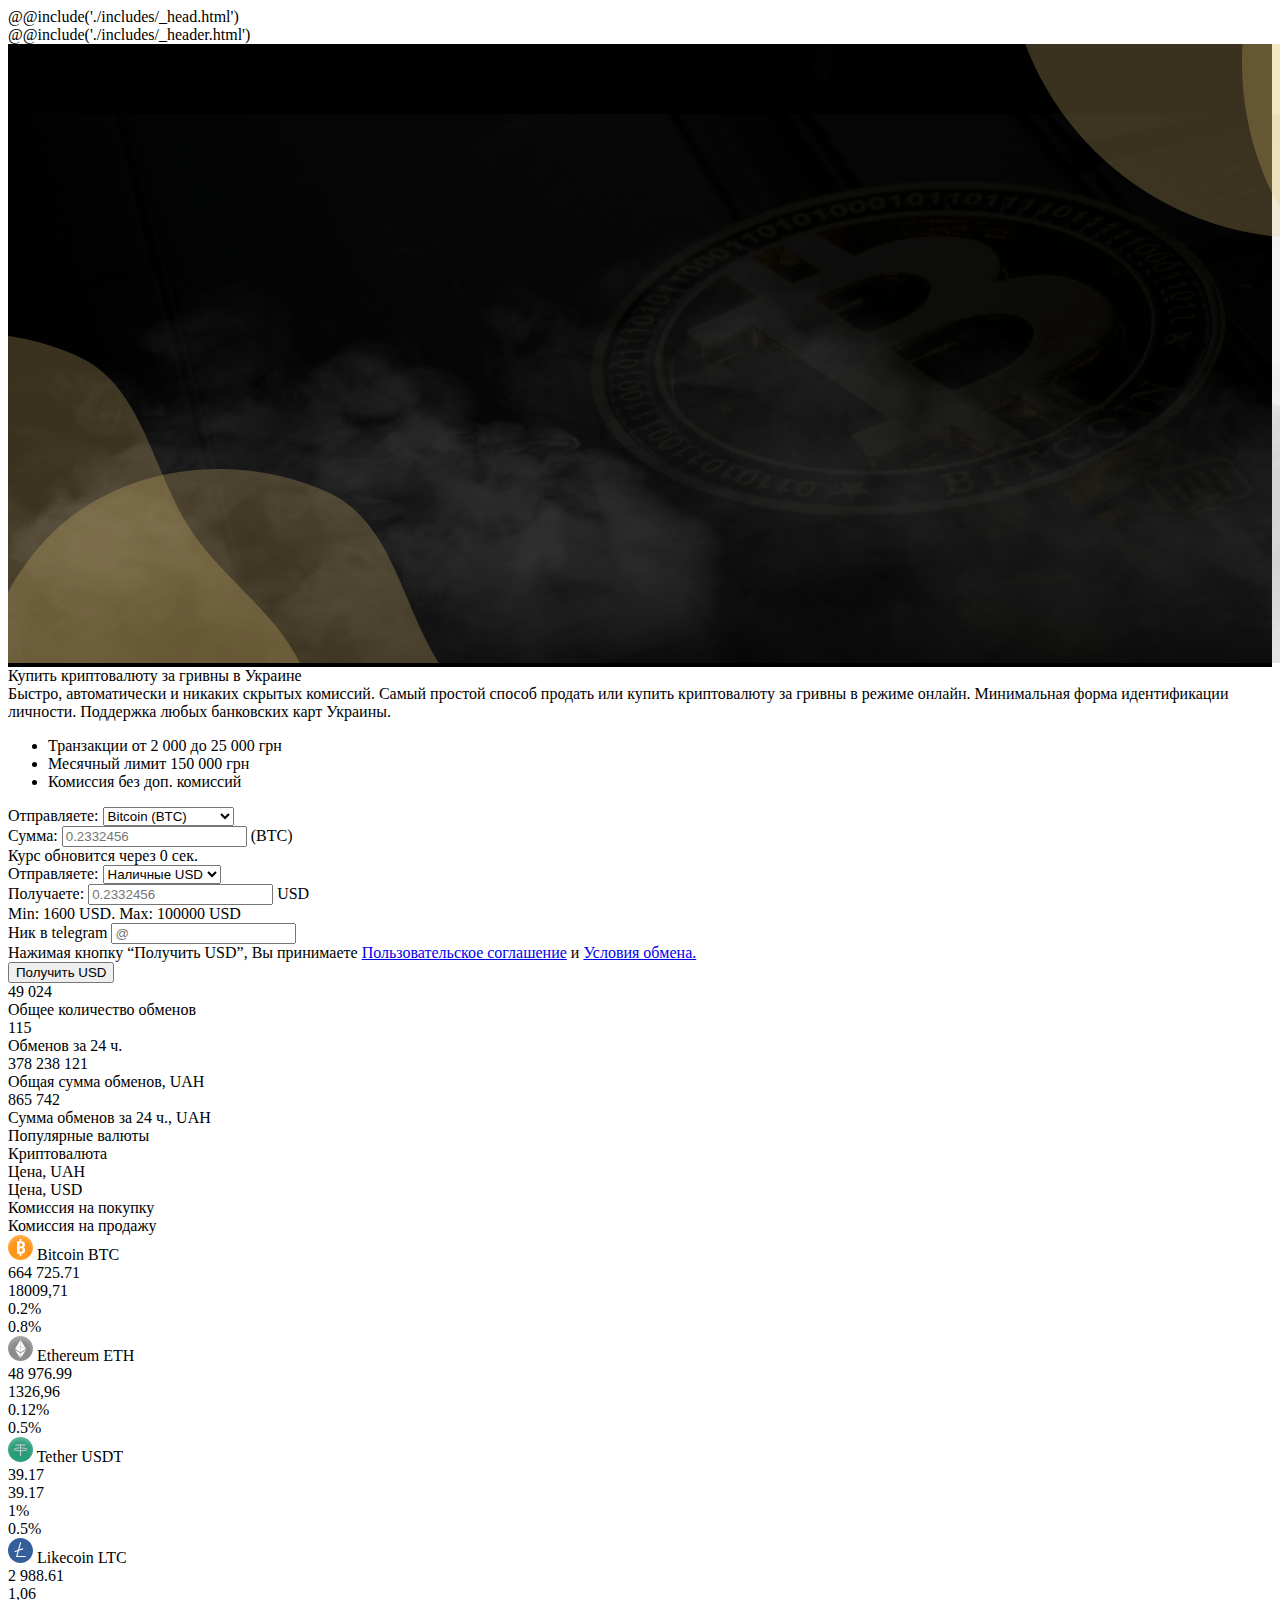
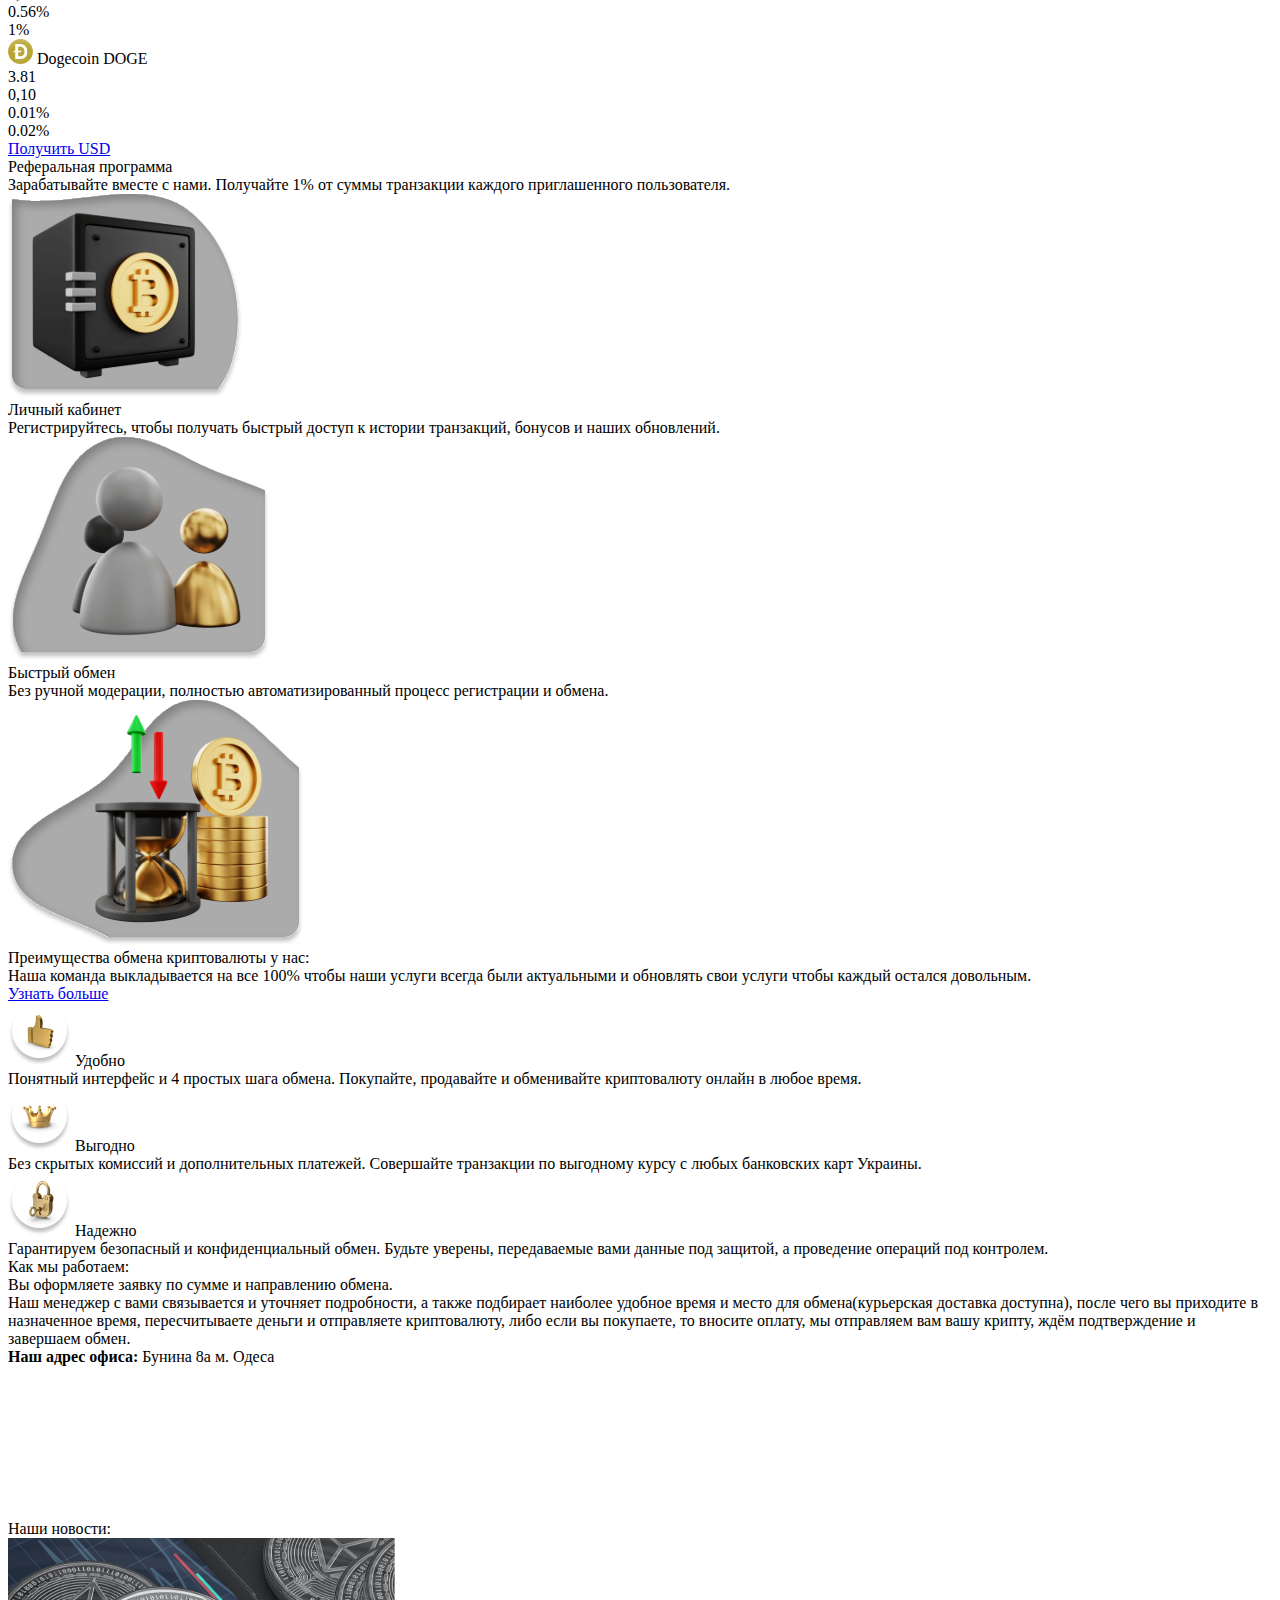
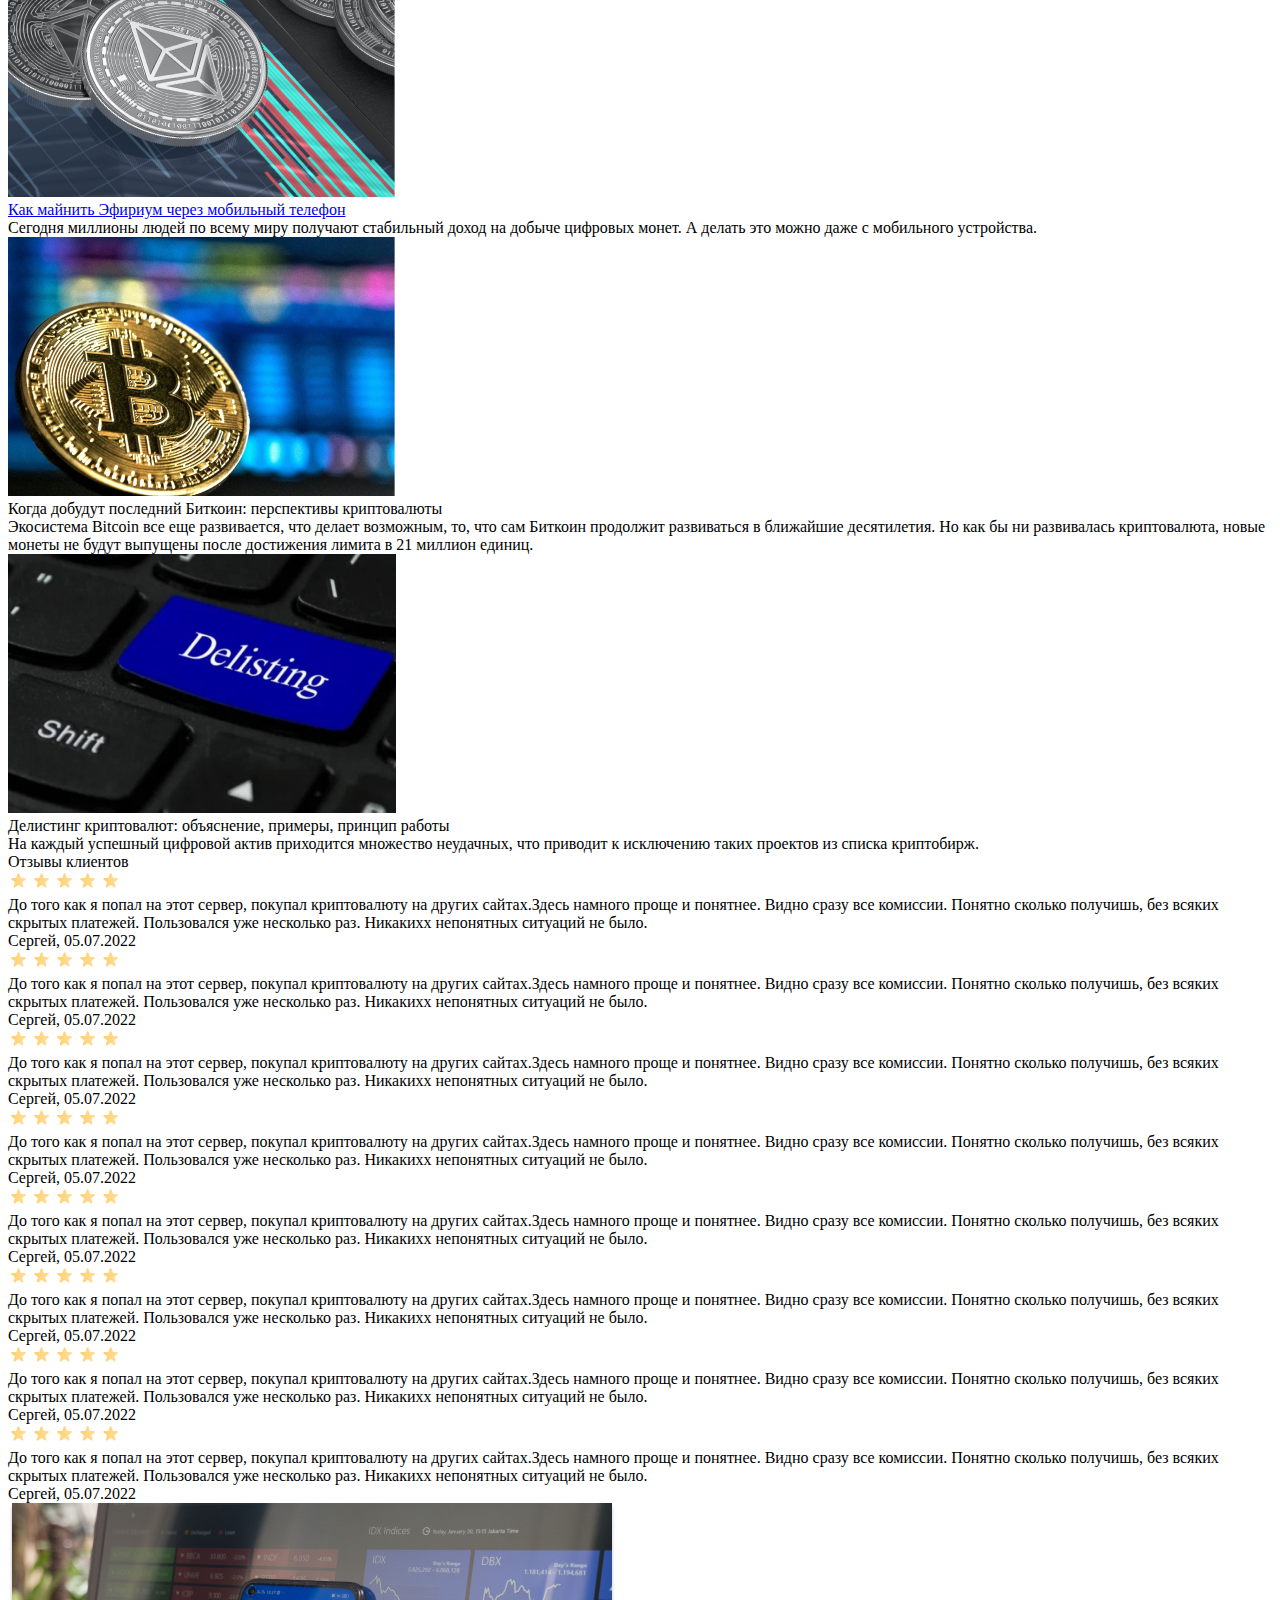
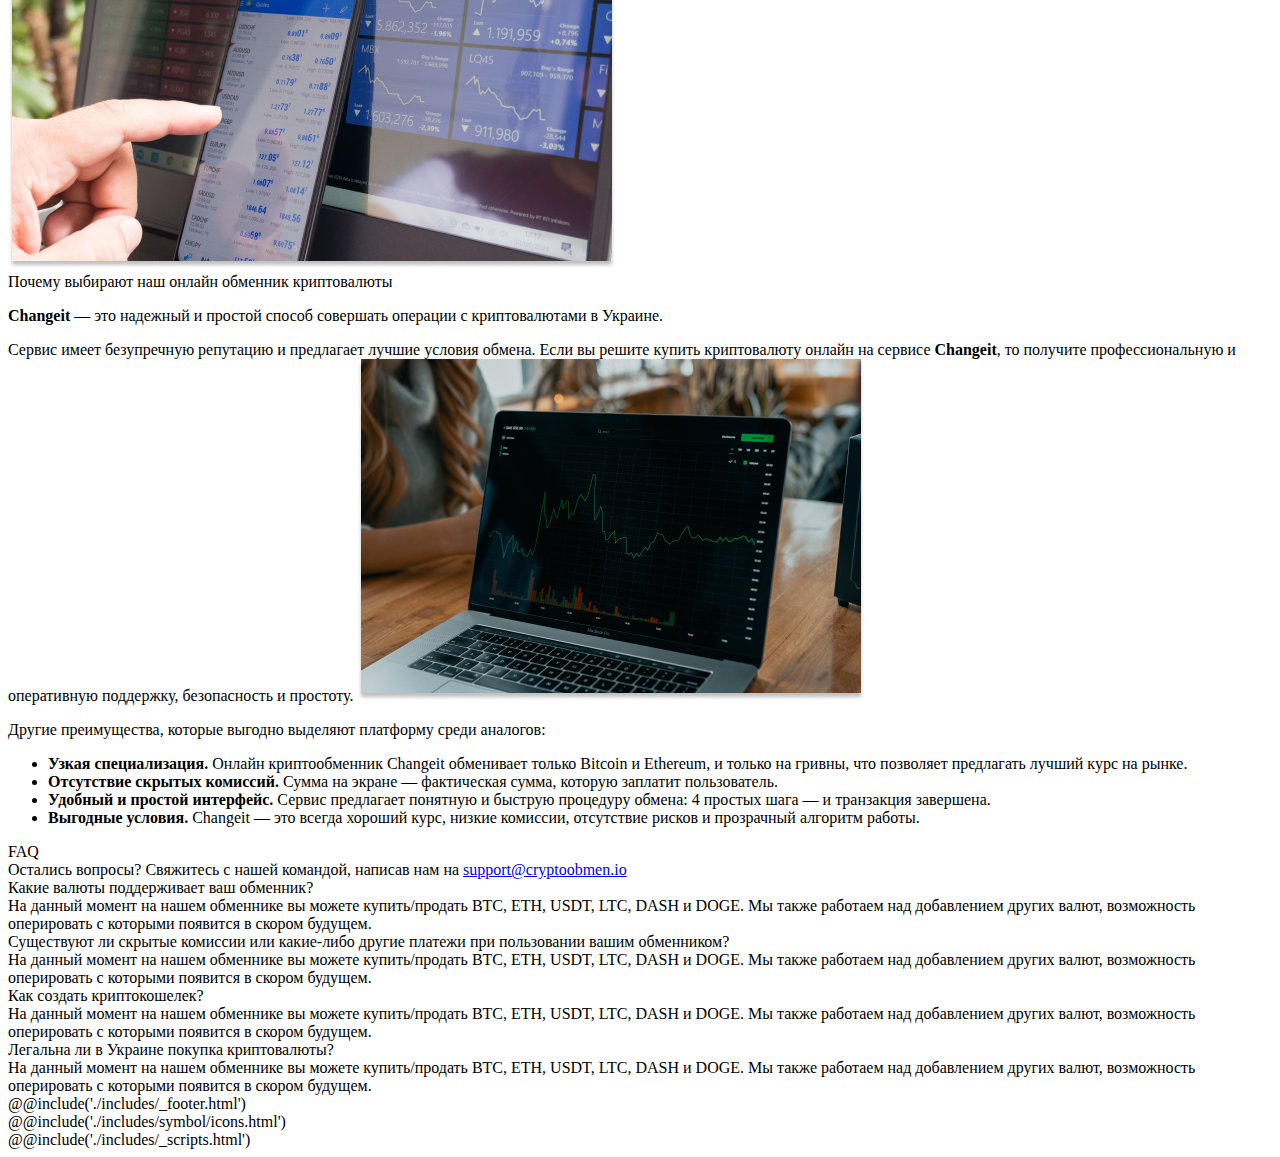
<file: html/index.html>
<!doctype html>
<html lang="en">
<head>
	@@include('./includes/_head.html')

</head>
<body class="home">
<!--page-wrapper-->
<div class="page-wrapper">
	@@include('./includes/_header.html')
	<!--page-content-->
    <div class="page-content">
        <section id="hero"  class="hero">
            <div class="hero-media" style="background: #000">
                <picture>
                    <source srcset="../static/images/general/hero-mob.png"
                            media="(max-width: 576px)">
                    <img src="../static/images/general/hero.png" alt="hero">
                </picture>
            </div>
            <div class="container">
                <div class="hero-desc">
                    <div class="hero-title">
                        Купить криптовалюту за гривны в Украине
                    </div>
                    <div class="hero-text">
                        Быстро, автоматически и никаких скрытых комиссий. Самый простой способ продать или купить криптовалюту за гривны в режиме онлайн. Минимальная форма идентификации личности. Поддержка любых банковских карт Украины.
                    </div>
                    <div class="hero-list">
                        <ul>
                            <li>
                                Транзакции
                                <span>от 2 000 до 25 000 грн</span>
                            </li>
                            <li>
                                Месячный лимит
                                <span>150 000 грн</span>
                            </li>
                            <li>
                                Комиссия
                                <span>без доп. комиссий</span>
                            </li>
                        </ul>
                    </div>
                </div>
                <div class="hero-form">
                    <form action="#">
                        <div class="hero-form__item">
                            <div class="select-item">
                                <label for="crypto">Отправляете: </label>
                                <select class="select" id="crypto">
                                    <option value="Bitcoin (BTC)">Bitcoin (BTC)</option>
                                    <option value="Ethereum (ETH)">Ethereum (ETH)</option>
                                    <option value="Tether (USDT)">Tether (USDT)</option>
                                    <option value="Likecoin (LTC)">Likecoin (LTC)</option>
                                    <option value="Dogecoin (DOGE)">Dogecoin (DOGE)</option>
                                </select>
                            </div>
                            <div class="input-item">
                                <label for="crypto-sum">Сумма:</label>
                                <input type="text" id="crypto-sum" value="" placeholder="0.2332456" required>
                                <span class="label-name">(BTC)</span>
                            </div>
                            <div class="info">Курс обновится через 0 сек.</div>
                        </div>
                        <div class="hero-form__item">
                            <div class="select-item">
                                <label for="money">Отправляете: </label>
                                <select class="select" id="money">
                                    <option value="Наличные USD">Наличные USD</option>
                                    <option value="Наличные UAH">Наличные UAH</option>
                                </select>
                            </div>
                            <div class="input-item">
                                <label for="money-sum">Получаете:</label>
                                <input type="text" id="money-sum" value="" placeholder="0.2332456" required>
                                <span class="label-name">USD</span>
                            </div>
                            <div class="info">Min: 1600 USD. Max: 100000 USD</div>
                        </div>
                        <div class="hero-form__item hero-form__telegram">
                            <div class="telegram-item">
                                <label for="telegram">Ник в telegram</label>
                                <input type="text" id="telegram" value="" placeholder="@" required>
                            </div>
                        </div>
                        <div class="hero-form__info">
                            Нажимая кнопку “Получить USD”, Вы принимаете <a href="#">Пользовательское соглашение</a> и
                            <a href="#">Условия обмена.</a>
                        </div>
                        <button type="submit" class="btn-primary"><span>Получить USD</span></button>
                    </form>
                </div>
            </div>
        </section>
        <section class="information">
            <div class="container">
                <div class="information-wrap">
                    <div class="information-item">
                        <div class="information-item__numb">49 024</div>
                        <div class="information-item__title">Общее количество обменов</div>
                    </div>
                    <div class="information-item">
                        <div class="information-item__numb">115</div>
                        <div class="information-item__title">Обменов за 24 ч.</div>
                    </div>
                    <div class="information-item">
                        <div class="information-item__numb">378 238 121</div>
                        <div class="information-item__title">Общая сумма обменов, UAH</div>
                    </div>
                    <div class="information-item">
                        <div class="information-item__numb">865 742</div>
                        <div class="information-item__title">Сумма обменов за 24 ч., UAH </div>
                    </div>
                </div>
                <div class="title-section">
                    Популярные валюты
                </div>
                <div class="currency-table">
                    <div class="currency-item">
                        <div class="currency-item__name">Криптовалюта</div>
                        <div class="currency-item__price">Цена, UAH</div>
                        <div class="currency-item__price">Цена, USD</div>
                        <div class="currency-item__buy">Комиссия на покупку</div>
                        <div class="currency-item__sell">Комиссия на продажу</div>
                    </div>
                    <div class="currency-item">
                        <div class="currency-item__name">
                            <img src="../static/images/general/bitcoin-l.svg" alt="bitcoin">
                            Bitcoin
                            <span>BTC</span>
                        </div>
                        <div class="currency-item__price">664 725.71</div>
                        <div class="currency-item__price">18009,71</div>
                        <div class="currency-item__buy">0.2%</div>
                        <div class="currency-item__sell">0.8%</div>
                    </div>
                    <div class="currency-item">
                        <div class="currency-item__name">
                            <img src="../static/images/general/Ethereum.svg" alt="Ethereum">
                            Ethereum
                            <span>ETH</span>
                        </div>
                        <div class="currency-item__price">48 976.99</div>
                        <div class="currency-item__price">1326,96</div>
                        <div class="currency-item__buy">0.12%</div>
                        <div class="currency-item__sell">0.5%</div>
                    </div>
                    <div class="currency-item">
                        <div class="currency-item__name">
                            <img src="../static/images/general/Tether.svg" alt="Tether">
                            Tether
                            <span>USDT</span>
                        </div>
                        <div class="currency-item__price">39.17</div>
                        <div class="currency-item__price">39.17</div>
                        <div class="currency-item__buy">1%</div>
                        <div class="currency-item__sell">0.5%</div>
                    </div>
                    <div class="currency-item">
                        <div class="currency-item__name">
                            <img src="../static/images/general/Likecoin.svg" alt="Likecoin">
                            Likecoin
                            <span>LTC</span>
                        </div>
                        <div class="currency-item__price">2 988.61</div>
                        <div class="currency-item__price">1,06</div>
                        <div class="currency-item__buy">0.56%</div>
                        <div class="currency-item__sell">1%</div>
                    </div>
                    <div class="currency-item">
                        <div class="currency-item__name">
                            <img src="../static/images/general/Dogecoin.svg" alt="Dogecoin">
                            Dogecoin
                            <span>DOGE</span>
                        </div>
                        <div class="currency-item__price">3.81</div>
                        <div class="currency-item__price">0,10</div>
                        <div class="currency-item__buy">0.01%</div>
                        <div class="currency-item__sell">0.02%</div>
                    </div>
                </div>
                <div class="currency-link">
                    <a href="#" class="btn-secondary"><span>Получить USD</span></a>
                </div>
            </div>
        </section>
        <section class="advantage">
            <div class="container">
                <div class="advantage-wrap">
                    <div class="advantage-item">
                        <div class="advantage-item__title">
                            Реферальная программа
                        </div>
                        <div class="advantage-item__text">
                            Зарабатывайте вместе с нами. Получайте 1% от суммы транзакции каждого приглашенного пользователя.
                        </div>
                        <div class="advantage-item__media">
                            <img src="../static/images/general/advantage-1.svg" alt="advantage">
                        </div>
                    </div>
                    <div class="advantage-item">
                        <div class="advantage-item__title">
                            Личный кабинет
                        </div>
                        <div class="advantage-item__text">
                            Регистрируйтесь, чтобы получать быстрый доступ к истории транзакций, бонусов и наших обновлений.
                        </div>
                        <div class="advantage-item__media">
                            <img src="../static/images/general/advantage-2.svg" alt="advantage">
                        </div>
                    </div>
                    <div class="advantage-item">
                        <div class="advantage-item__title">
                            Быстрый обмен
                        </div>
                        <div class="advantage-item__text">
                            Без ручной модерации, полностью автоматизированный процесс регистрации и обмена.
                        </div>
                        <div class="advantage-item__media">
                            <img src="../static/images/general/advantage-3.svg" alt="advantage">
                        </div>
                    </div>
                </div>
            </div>
        </section>
        <section class="excellence">
            <div class="container">
                <div class="excellence-desc">
                    <div class="title-section title-section__white">
                        Преимущества обмена криптовалюты у нас:
                    </div>
                    <div class="excellence-desc__text">
                        Наша команда выкладывается на все 100% чтобы наши услуги всегда были актуальными и  обновлять свои услуги чтобы каждый остался довольным.
                    </div>
                    <div class="excellence-desc__link">
                        <a href="#" class="btn-secondary"><span>Узнать больше</span></a>
                    </div>
                </div>
                <div class="excellence-wrap">
                    <div class="excellence-item">
                        <div class="excellence-item__title">
                            <img src="../static/images/general/excellence-1.png" alt="excellence">
                            <span>Удобно</span>
                        </div>
                        <div class="excellence-item__text">
                            Понятный интерфейс и 4 простых шага обмена. Покупайте, продавайте и обменивайте криптовалюту онлайн в любое время.
                        </div>
                    </div>
                    <div class="excellence-item">
                        <div class="excellence-item__title">
                            <img src="../static/images/general/excellence-2.png" alt="excellence">
                            <span>Выгодно</span>
                        </div>
                        <div class="excellence-item__text">
                            Без скрытых комиссий и дополнительных платежей. Совершайте транзакции по выгодному курсу с любых банковских карт Украины.
                        </div>
                    </div>
                    <div class="excellence-item">
                        <div class="excellence-item__title">
                            <img src="../static/images/general/excellence-3.png" alt="excellence">
                            <span>Надежно</span>
                        </div>
                        <div class="excellence-item__text">
                            Гарантируем безопасный и конфиденциальный обмен. Будьте уверены, передаваемые вами данные под защитой, а проведение операций под контролем.
                        </div>
                    </div>
                </div>
            </div>
        </section>
        <section class="work">
            <div class="container">
                <div class="work-desc">
                    <div class="title-section title-section__gold">Как мы работаем:</div>
                    <div class="work-text">
                        Вы оформляете заявку по сумме и направлению обмена. <br>
                        Наш менеджер с вами связывается и уточняет подробности, а также подбирает наиболее удобное время и место для обмена(курьерская доставка доступна), после чего вы приходите в назначенное время, пересчитываете деньги и отправляете криптовалюту, либо если вы покупаете, то вносите оплату, мы отправляем вам вашу крипту, ждём подтверждение и завершаем обмен.
                    </div>
                    <div class="work-info">
                        <b>Наш адрес офиса:</b> Бунина 8а м. Одеса
                    </div>
                </div>
                <div class="work-media">
                    <iframe src="https://www.google.com/maps/embed?pb=!1m18!1m12!1m3!1d2747.378288389949!2d30.7464812!3d46.480821399999996!2m3!1f0!2f0!3f0!3m2!1i1024!2i768!4f13.1!3m3!1m2!1s0x40c6319f17199f4f%3A0x54bfc40a6d130f5a!2z0YPQuy4g0JHRg9C90LjQvdCwLCA4LCDQntC00LXRgdGB0LAsINCe0LTQtdGB0YHQutCw0Y8g0L7QsdC70LDRgdGC0YwsIDY1MDAw!5e0!3m2!1sru!2sua!4v1671222419611!5m2!1sru!2sua" style="border:0;" allowfullscreen="" loading="lazy" referrerpolicy="no-referrer-when-downgrade"></iframe>
                </div>
            </div>
        </section>
        <section class="blog">
            <div class="container">
                <div class="title-section title-section__white">Наши новости:</div>
                <div class="blog-wrap">
                    <div class="blog-item">
                        <div class="blog-item__media">
                            <a href="#"><img src="../static/images/general/blog-1.jpg" alt="blog"></a>
                        </div>
                        <div class="blog-item__desc">
                            <div class="blog-item__title">
                                <a href="#">Как майнить Эфириум через мобильный телефон</a>
                            </div>
                            <div class="blog-item__text">
                                Сегодня миллионы людей по всему миру получают стабильный доход на добыче цифровых монет. А делать это можно даже с мобильного устройства.
                            </div>
                        </div>
                    </div>
                    <div class="blog-item">
                        <div class="blog-item__media">
                            <img src="../static/images/general/blog-2.jpg" alt="blog">
                        </div>
                        <div class="blog-item__desc">
                            <div class="blog-item__title">
                                Когда добудут последний Биткоин: перспективы криптовалюты
                            </div>
                            <div class="blog-item__text">
                                Экосистема Bitcoin все еще развивается, что делает возможным, то, что сам Биткоин продолжит развиваться в ближайшие десятилетия. Но как бы ни развивалась криптовалюта, новые монеты не будут выпущены после достижения лимита в 21 миллион единиц.
                            </div>
                        </div>
                    </div>
                    <div class="blog-item">
                        <div class="blog-item__media">
                            <img src="../static/images/general/blog-3.jpg" alt="blog">
                        </div>
                        <div class="blog-item__desc">
                            <div class="blog-item__title">
                                Делистинг криптовалют: объяснение, примеры, принцип работы
                            </div>
                            <div class="blog-item__text">
                                На каждый успешный цифровой актив приходится множество неудачных, что приводит к исключению таких проектов из списка криптобирж.
                            </div>
                        </div>
                    </div>
                </div>
            </div>
        </section>
        <section class="reviews" id="reviews">
            <div class="container">
                <div class="title-section title-section__gold">Отзывы клиентов</div>
            </div>
            <div class="reviews-wrap">
                <div class="reviews-slider">
                    <div class="slide">
                        <div class="reviews-item">
                            <div class="reviews-item__rating">
                                <img src="../static/images/general/rating.svg" alt="">
                            </div>
                            <div class="reviews-item__text">
                                До того как я попал на этот сервер, покупал криптовалюту на других сайтах.Здесь намного проще и понятнее. Видно сразу все комиссии. Понятно сколько получишь, без всяких скрытых платежей. Пользовался уже несколько раз. Никакихх непонятных ситуаций не было.
                            </div>
                            <div class="reviews-item__date">
                                Сергей, 05.07.2022
                            </div>
                        </div>
                    </div>
                    <div class="slide">
                        <div class="reviews-item">
                            <div class="reviews-item__rating">
                                <img src="../static/images/general/rating.svg" alt="">
                            </div>
                            <div class="reviews-item__text">
                                До того как я попал на этот сервер, покупал криптовалюту на других сайтах.Здесь намного проще и понятнее. Видно сразу все комиссии. Понятно сколько получишь, без всяких скрытых платежей. Пользовался уже несколько раз. Никакихх непонятных ситуаций не было.
                            </div>
                            <div class="reviews-item__date">
                                Сергей, 05.07.2022
                            </div>
                        </div>
                    </div>
                    <div class="slide">
                        <div class="reviews-item">
                            <div class="reviews-item__rating">
                                <img src="../static/images/general/rating.svg" alt="">
                            </div>
                            <div class="reviews-item__text">
                                До того как я попал на этот сервер, покупал криптовалюту на других сайтах.Здесь намного проще и понятнее. Видно сразу все комиссии. Понятно сколько получишь, без всяких скрытых платежей. Пользовался уже несколько раз. Никакихх непонятных ситуаций не было.
                            </div>
                            <div class="reviews-item__date">
                                Сергей, 05.07.2022
                            </div>
                        </div>
                    </div>
                    <div class="slide">
                        <div class="reviews-item">
                            <div class="reviews-item__rating">
                                <img src="../static/images/general/rating.svg" alt="">
                            </div>
                            <div class="reviews-item__text">
                                До того как я попал на этот сервер, покупал криптовалюту на других сайтах.Здесь намного проще и понятнее. Видно сразу все комиссии. Понятно сколько получишь, без всяких скрытых платежей. Пользовался уже несколько раз. Никакихх непонятных ситуаций не было.
                            </div>
                            <div class="reviews-item__date">
                                Сергей, 05.07.2022
                            </div>
                        </div>
                    </div>
                    <div class="slide">
                        <div class="reviews-item">
                            <div class="reviews-item__rating">
                                <img src="../static/images/general/rating.svg" alt="">
                            </div>
                            <div class="reviews-item__text">
                                До того как я попал на этот сервер, покупал криптовалюту на других сайтах.Здесь намного проще и понятнее. Видно сразу все комиссии. Понятно сколько получишь, без всяких скрытых платежей. Пользовался уже несколько раз. Никакихх непонятных ситуаций не было.
                            </div>
                            <div class="reviews-item__date">
                                Сергей, 05.07.2022
                            </div>
                        </div>
                    </div>
                    <div class="slide">
                        <div class="reviews-item">
                            <div class="reviews-item__rating">
                                <img src="../static/images/general/rating.svg" alt="">
                            </div>
                            <div class="reviews-item__text">
                                До того как я попал на этот сервер, покупал криптовалюту на других сайтах.Здесь намного проще и понятнее. Видно сразу все комиссии. Понятно сколько получишь, без всяких скрытых платежей. Пользовался уже несколько раз. Никакихх непонятных ситуаций не было.
                            </div>
                            <div class="reviews-item__date">
                                Сергей, 05.07.2022
                            </div>
                        </div>
                    </div>
                    <div class="slide">
                        <div class="reviews-item">
                            <div class="reviews-item__rating">
                                <img src="../static/images/general/rating.svg" alt="">
                            </div>
                            <div class="reviews-item__text">
                                До того как я попал на этот сервер, покупал криптовалюту на других сайтах.Здесь намного проще и понятнее. Видно сразу все комиссии. Понятно сколько получишь, без всяких скрытых платежей. Пользовался уже несколько раз. Никакихх непонятных ситуаций не было.
                            </div>
                            <div class="reviews-item__date">
                                Сергей, 05.07.2022
                            </div>
                        </div>
                    </div>
                    <div class="slide">
                        <div class="reviews-item">
                            <div class="reviews-item__rating">
                                <img src="../static/images/general/rating.svg" alt="">
                            </div>
                            <div class="reviews-item__text">
                                До того как я попал на этот сервер, покупал криптовалюту на других сайтах.Здесь намного проще и понятнее. Видно сразу все комиссии. Понятно сколько получишь, без всяких скрытых платежей. Пользовался уже несколько раз. Никакихх непонятных ситуаций не было.
                            </div>
                            <div class="reviews-item__date">
                                Сергей, 05.07.2022
                            </div>
                        </div>
                    </div>
                </div>
            </div>
        </section>
        <section class="why">
            <div class="container">
                <div class="why-media">
                    <img src="../static/images/general/why-img.png" alt="">
                </div>
                <div class="why-wrap">
                    <div class="why-desc">
                        <div class="title-section">
                            Почему выбирают наш онлайн обменник криптовалюты
                        </div>
                        <div class="why-text">
                            <p>
                                <b>Changeit</b>
                                 — это надежный и простой способ совершать операции с криптовалютами в Украине.
                            </p>
                            Сервис имеет безупречную репутацию и предлагает лучшие условия обмена. Если вы решите купить криптовалюту онлайн на сервисе  <b> Changeit</b>, то получите профессиональную и оперативную поддержку, безопасность и простоту.
                            <img src="../static/images/general/why-media.png" alt="">
                        </div>
                    </div>
                    <div class="why-info">
                        <p>Другие преимущества, которые выгодно выделяют платформу среди аналогов:</p>
                        <ul>
                            <li>
                                <b>Узкая специализация.</b>
                                 Онлайн криптообменник Changeit обменивает только Bitcoin и Ethereum, и только на гривны, что позволяет предлагать лучший курс на рынке.
                            </li>
                            <li>
                                <b>Отсутствие скрытых комиссий.</b>
                                Сумма на экране — фактическая сумма, которую заплатит пользователь.
                            </li>
                            <li>
                                <b>Удобный и простой интерфейс.</b>
                                 Сервис предлагает понятную и быструю процедуру обмена: 4 простых шага — и транзакция завершена.
                            </li>
                            <li>
                                <b>Выгодные условия.</b>
                                 Changeit — это всегда хороший курс, низкие комиссии, отсутствие рисков и прозрачный алгоритм работы.
                            </li>
                        </ul>
                    </div>
                </div>
            </div>
        </section>
        <section class="question">
            <div class="container">
                <div class="title-section">
                    FAQ
                </div>
                <div class="question-wrap">
                    <div class="question-info">
                        <div class="text-section">
                            Остались вопросы? Свяжитесь с нашей командой, написав нам на
                            <a href="mailto:support@cryptoobmen.io" target="_blank">support@cryptoobmen.io</a>
                        </div>
                    </div>
                    <div class="question-desc">
                        <div class="question-faq">
                            <div class="question-item active">
                                <div class="question-item__title">
                                    Какие валюты поддерживает ваш обменник?
                                </div>
                                <div class="question-item__text">
                                    На данный момент на нашем обменнике вы можете купить/продать BTC, ETH, USDT, LTC, DASH и DOGE. Мы также работаем над добавлением других валют, возможность оперировать с которыми появится в скором будущем.
                                </div>
                            </div>
                            <div class="question-item">
                                <div class="question-item__title">
                                    Существуют ли скрытые комиссии или какие-либо другие платежи при пользовании вашим обменником?
                                </div>
                                <div class="question-item__text">
                                    На данный момент на нашем обменнике вы можете купить/продать BTC, ETH, USDT, LTC, DASH и DOGE. Мы также работаем над добавлением других валют, возможность оперировать с которыми появится в скором будущем.
                                </div>
                            </div>
                            <div class="question-item">
                                <div class="question-item__title">
                                    Как создать криптокошелек?
                                </div>
                                <div class="question-item__text">
                                    На данный момент на нашем обменнике вы можете купить/продать BTC, ETH, USDT, LTC, DASH и DOGE. Мы также работаем над добавлением других валют, возможность оперировать с которыми появится в скором будущем.
                                </div>
                            </div>
                            <div class="question-item">
                                <div class="question-item__title">
                                    Легальна ли в Украине покупка криптовалюты?
                                </div>
                                <div class="question-item__text">
                                    На данный момент на нашем обменнике вы можете купить/продать BTC, ETH, USDT, LTC, DASH и DOGE. Мы также работаем над добавлением других валют, возможность оперировать с которыми появится в скором будущем.
                                </div>
                            </div>
                        </div>
                    </div>
                </div>
            </div>
        </section>
    </div>
	<!--page-content-->
	@@include('./includes/_footer.html')

</div>
<!--end-page-wrapper-->
<div class="hidden">
    @@include('./includes/symbol/icons.html')
</div>
@@include('./includes/_scripts.html')
</body>
</html>
</file>
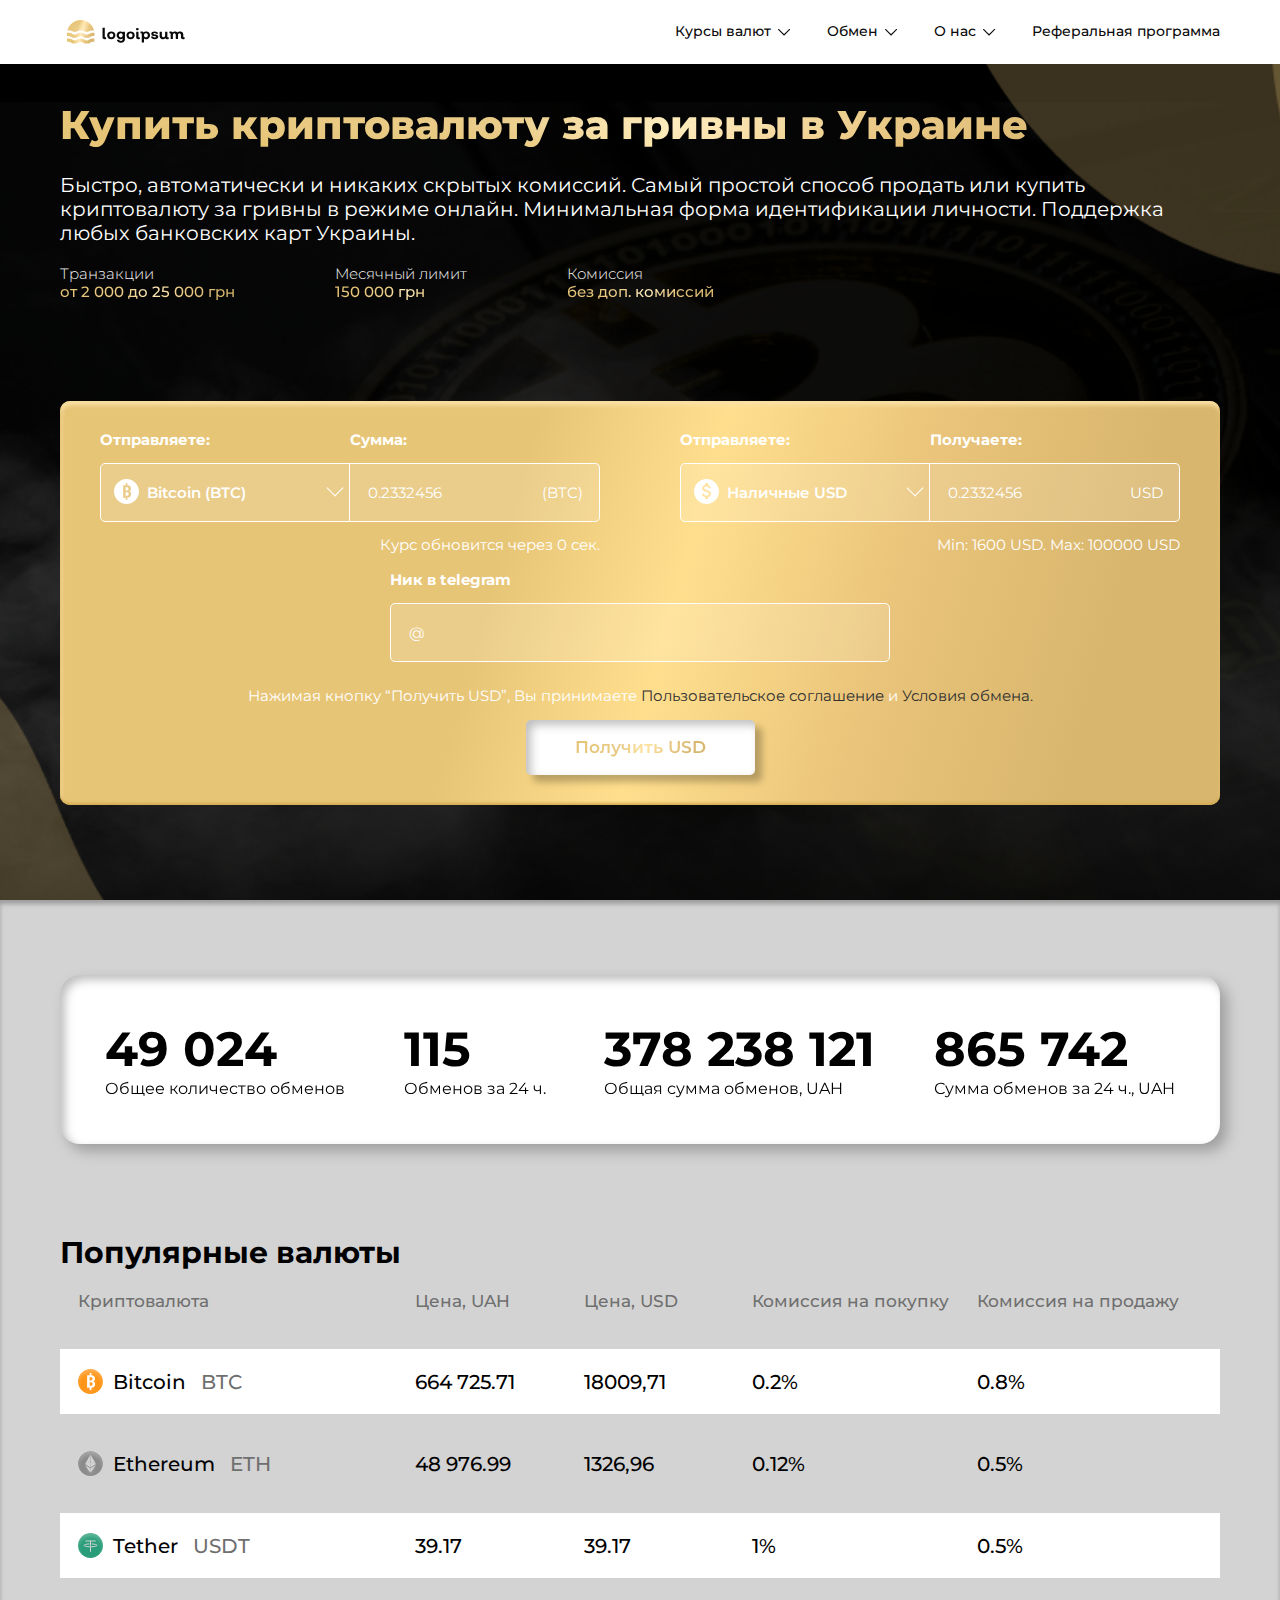
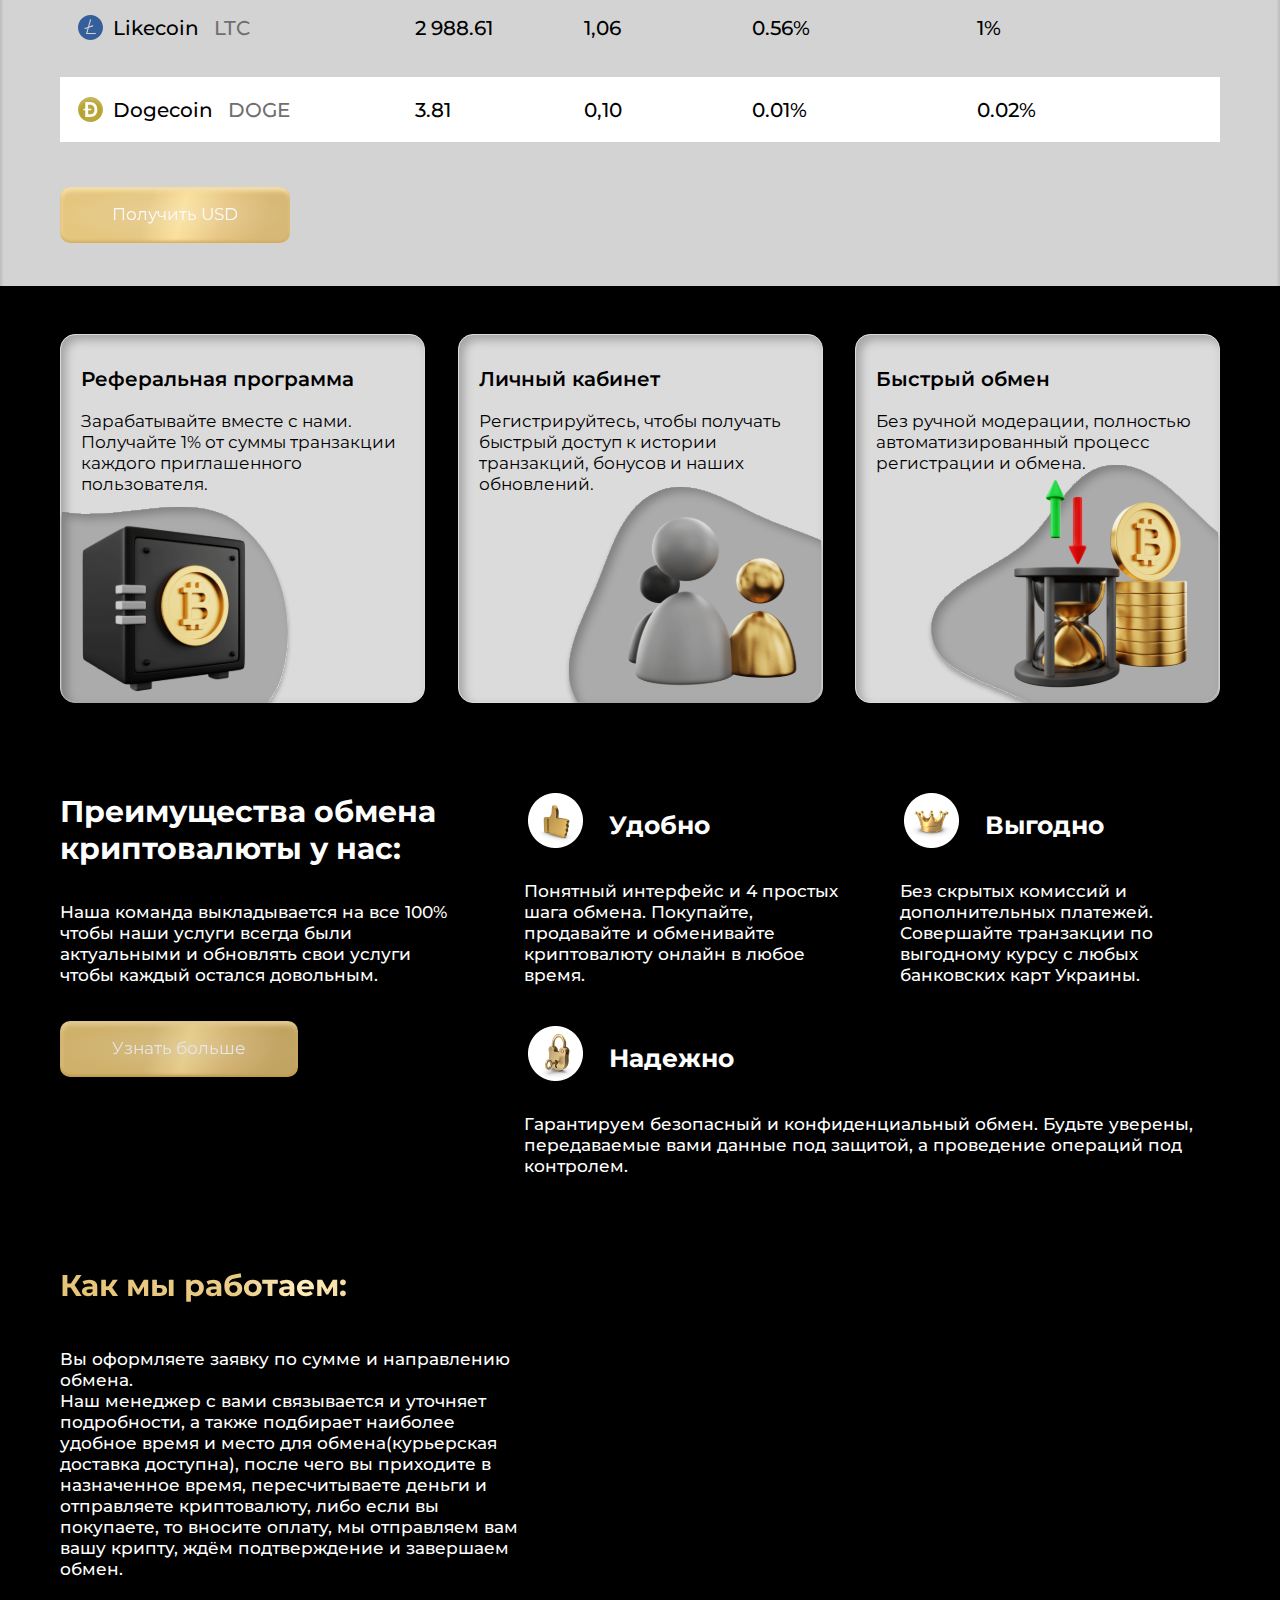
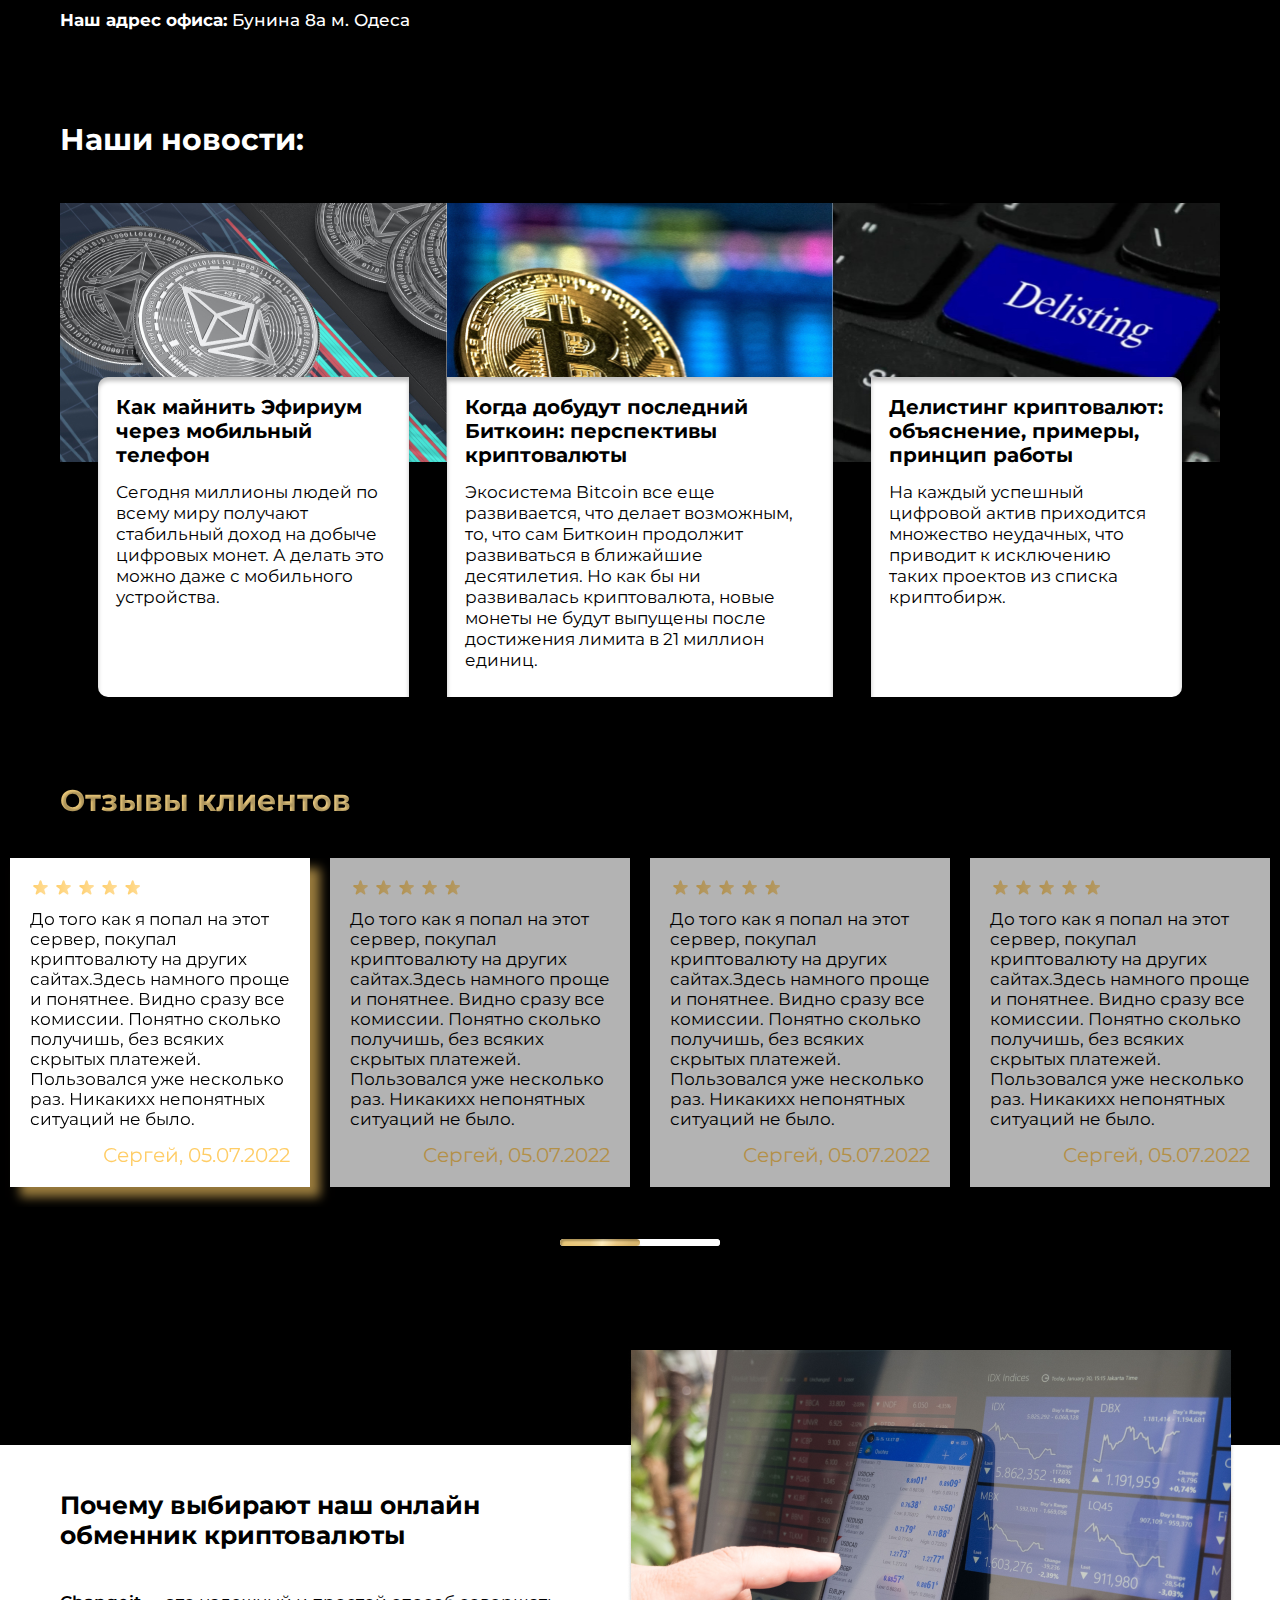
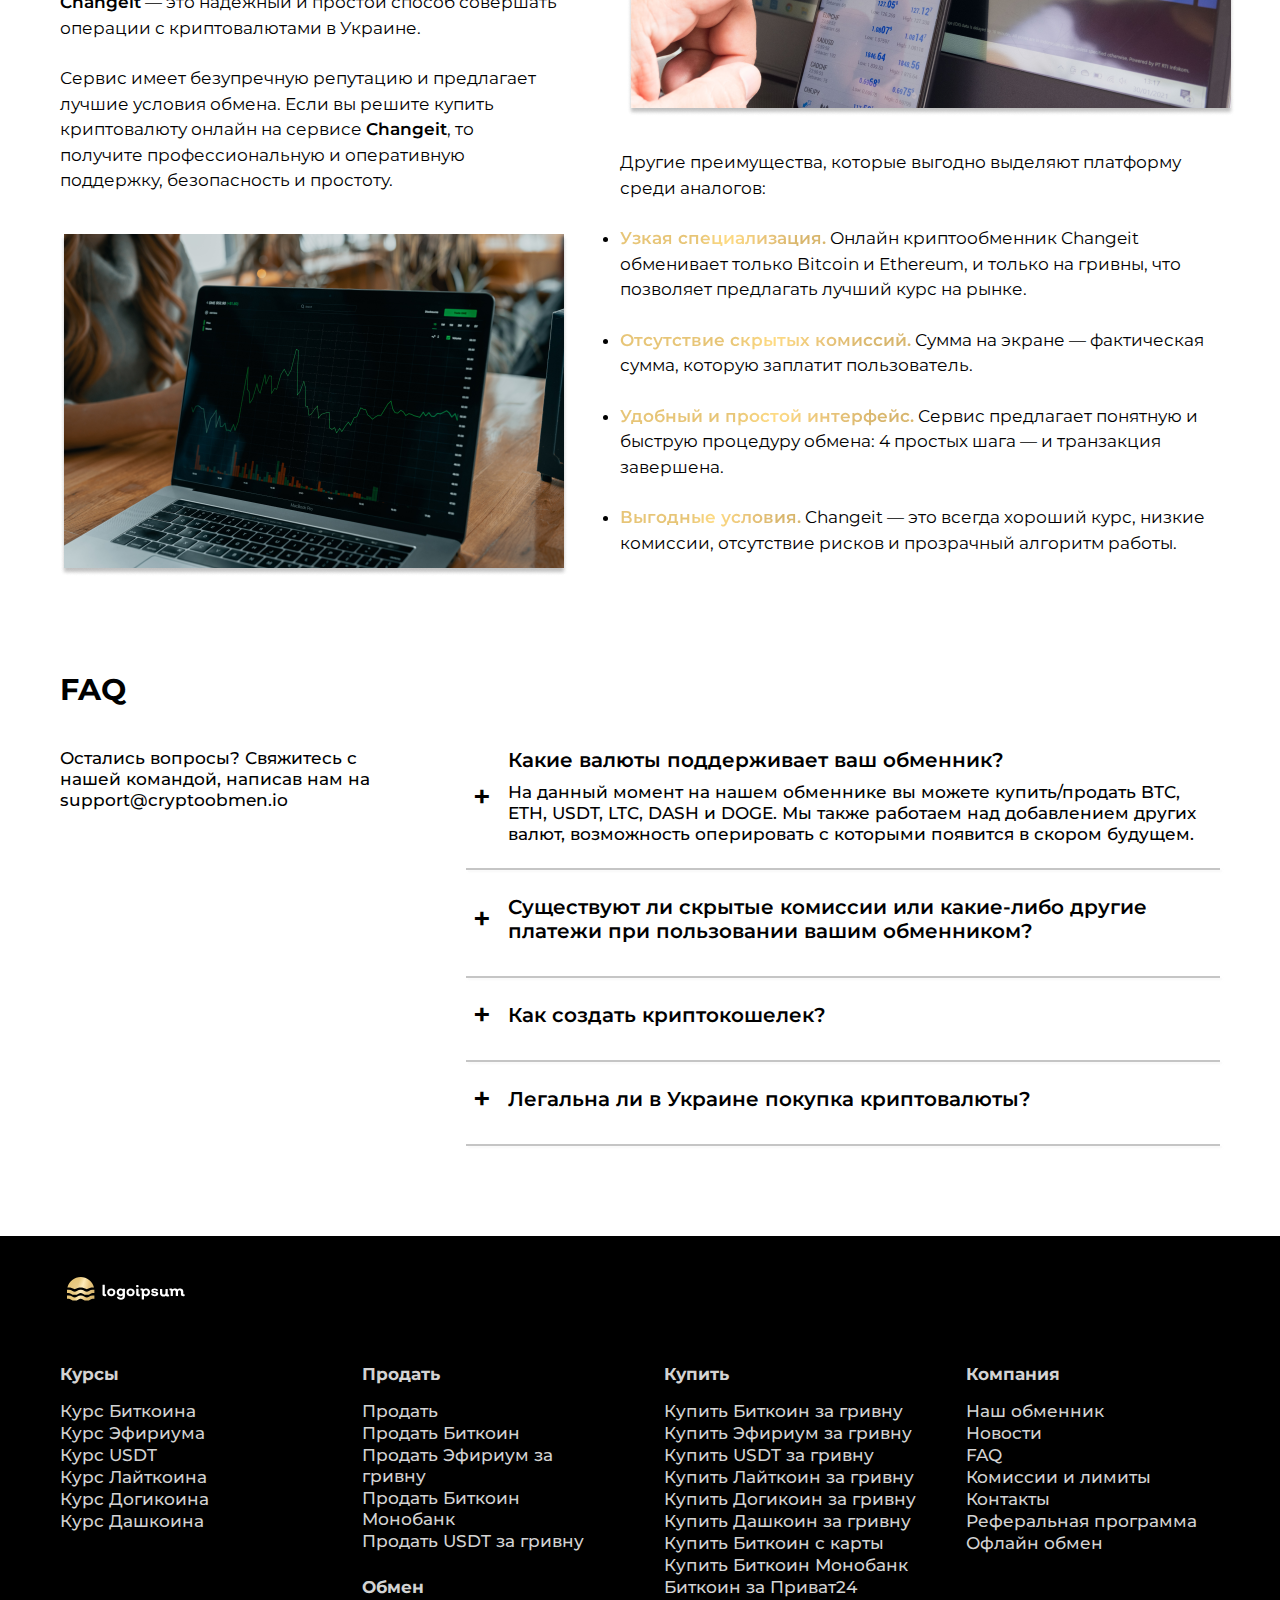
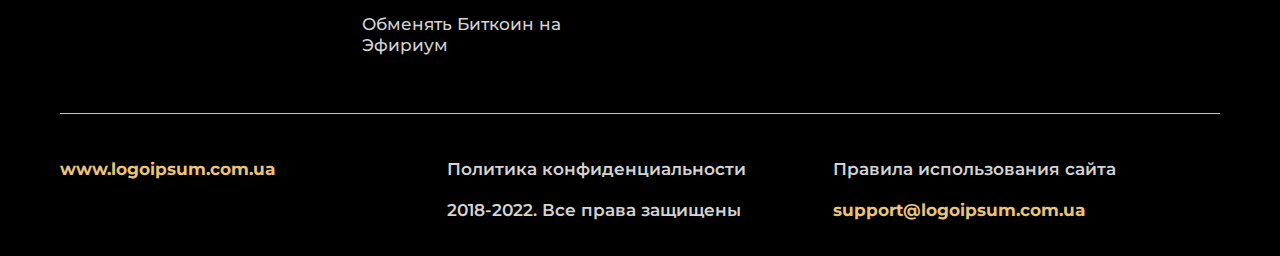
<file: preview/index.html>
<!doctype html>
<html lang="en">
<head>
	<meta charset="UTF-8">
<title>title</title>
<meta name="robots" content="noindex, nofollow">
<meta name="viewport" content="width=device-width, user-scalable=no, initial-scale=1.0, maximum-scale=1.0, minimum-scale=1.0">
<meta http-equiv="X-UA-Compatible" content="ie=edge">
<!-- Chrome, Firefox OS and Opera -->
<meta name="theme-color" content="#000">
<!-- Windows Phone -->
<meta name="msapplication-navbutton-color" content="#000">
<!-- iOS Safari -->
<meta name="apple-mobile-web-app-status-bar-style" content="#000">
<link href="https://fonts.googleapis.com/css2?family=Montserrat:ital,wght@0,300;0,400;0,500;0,600;0,700;0,800;0,900;1,300;1,400;1,500;1,600;1,700;1,800;1,900&display=swap" rel="stylesheet">

<link rel="stylesheet" href="../static/css/slick.min.css">
<link rel="stylesheet" href="../static/css/index.css">
<!--<link rel="shortcut icon" href="../static/images/fav.png"/>-->

</head>
<body class="home">
<!--page-wrapper-->
<div class="page-wrapper">
	<header class="header wrapper" id="header">
    <div class="container">
        <div class="header-logo">
            <a href="#" class="nav-link">
                <img src="../static/images/general/logo.svg">
            </a>
        </div>
        <div class="header-nav">
            <ul>
                <li class="has-sub">
                    <a href="#">Курсы валют</a>
                </li>
                <li class="has-sub">
                    <a href="#">Обмен</a>
                </li>
                <li class="has-sub">
                    <a href="#">О нас</a>
                </li>
                <li>
                    <a href="#">Реферальная программа</a>
                </li>
            </ul>
        </div>
        <div class="header-btn">
            <span></span>
        </div>
    </div>
</header>
	<!--page-content-->
    <div class="page-content">
        <section id="hero"  class="hero">
            <div class="hero-media" style="background: #000">
                <picture>
                    <source srcset="../static/images/general/hero-mob.png"
                            media="(max-width: 576px)">
                    <img src="../static/images/general/hero.png" alt="hero">
                </picture>
            </div>
            <div class="container">
                <div class="hero-desc">
                    <div class="hero-title">
                        Купить криптовалюту за гривны в Украине
                    </div>
                    <div class="hero-text">
                        Быстро, автоматически и никаких скрытых комиссий. Самый простой способ продать или купить криптовалюту за гривны в режиме онлайн. Минимальная форма идентификации личности. Поддержка любых банковских карт Украины.
                    </div>
                    <div class="hero-list">
                        <ul>
                            <li>
                                Транзакции
                                <span>от 2 000 до 25 000 грн</span>
                            </li>
                            <li>
                                Месячный лимит
                                <span>150 000 грн</span>
                            </li>
                            <li>
                                Комиссия
                                <span>без доп. комиссий</span>
                            </li>
                        </ul>
                    </div>
                </div>
                <div class="hero-form">
                    <form action="#">
                        <div class="hero-form__item">
                            <div class="select-item">
                                <label for="crypto">Отправляете: </label>
                                <select class="select" id="crypto">
                                    <option value="Bitcoin (BTC)">Bitcoin (BTC)</option>
                                    <option value="Ethereum (ETH)">Ethereum (ETH)</option>
                                    <option value="Tether (USDT)">Tether (USDT)</option>
                                    <option value="Likecoin (LTC)">Likecoin (LTC)</option>
                                    <option value="Dogecoin (DOGE)">Dogecoin (DOGE)</option>
                                </select>
                            </div>
                            <div class="input-item">
                                <label for="crypto-sum">Сумма:</label>
                                <input type="text" id="crypto-sum" value="" placeholder="0.2332456" required>
                                <span class="label-name">(BTC)</span>
                            </div>
                            <div class="info">Курс обновится через 0 сек.</div>
                        </div>
                        <div class="hero-form__item">
                            <div class="select-item">
                                <label for="money">Отправляете: </label>
                                <select class="select" id="money">
                                    <option value="Наличные USD">Наличные USD</option>
                                    <option value="Наличные UAH">Наличные UAH</option>
                                </select>
                            </div>
                            <div class="input-item">
                                <label for="money-sum">Получаете:</label>
                                <input type="text" id="money-sum" value="" placeholder="0.2332456" required>
                                <span class="label-name">USD</span>
                            </div>
                            <div class="info">Min: 1600 USD. Max: 100000 USD</div>
                        </div>
                        <div class="hero-form__item hero-form__telegram">
                            <div class="telegram-item">
                                <label for="telegram">Ник в telegram</label>
                                <input type="text" id="telegram" value="" placeholder="@" required>
                            </div>
                        </div>
                        <div class="hero-form__info">
                            Нажимая кнопку “Получить USD”, Вы принимаете <a href="#">Пользовательское соглашение</a> и
                            <a href="#">Условия обмена.</a>
                        </div>
                        <button type="submit" class="btn-primary"><span>Получить USD</span></button>
                    </form>
                </div>
            </div>
        </section>
        <section class="information">
            <div class="container">
                <div class="information-wrap">
                    <div class="information-item">
                        <div class="information-item__numb">49 024</div>
                        <div class="information-item__title">Общее количество обменов</div>
                    </div>
                    <div class="information-item">
                        <div class="information-item__numb">115</div>
                        <div class="information-item__title">Обменов за 24 ч.</div>
                    </div>
                    <div class="information-item">
                        <div class="information-item__numb">378 238 121</div>
                        <div class="information-item__title">Общая сумма обменов, UAH</div>
                    </div>
                    <div class="information-item">
                        <div class="information-item__numb">865 742</div>
                        <div class="information-item__title">Сумма обменов за 24 ч., UAH </div>
                    </div>
                </div>
                <div class="title-section">
                    Популярные валюты
                </div>
                <div class="currency-table">
                    <div class="currency-item">
                        <div class="currency-item__name">Криптовалюта</div>
                        <div class="currency-item__price">Цена, UAH</div>
                        <div class="currency-item__price">Цена, USD</div>
                        <div class="currency-item__buy">Комиссия на покупку</div>
                        <div class="currency-item__sell">Комиссия на продажу</div>
                    </div>
                    <div class="currency-item">
                        <div class="currency-item__name">
                            <img src="../static/images/general/bitcoin-l.svg" alt="bitcoin">
                            Bitcoin
                            <span>BTC</span>
                        </div>
                        <div class="currency-item__price">664 725.71</div>
                        <div class="currency-item__price">18009,71</div>
                        <div class="currency-item__buy">0.2%</div>
                        <div class="currency-item__sell">0.8%</div>
                    </div>
                    <div class="currency-item">
                        <div class="currency-item__name">
                            <img src="../static/images/general/Ethereum.svg" alt="Ethereum">
                            Ethereum
                            <span>ETH</span>
                        </div>
                        <div class="currency-item__price">48 976.99</div>
                        <div class="currency-item__price">1326,96</div>
                        <div class="currency-item__buy">0.12%</div>
                        <div class="currency-item__sell">0.5%</div>
                    </div>
                    <div class="currency-item">
                        <div class="currency-item__name">
                            <img src="../static/images/general/Tether.svg" alt="Tether">
                            Tether
                            <span>USDT</span>
                        </div>
                        <div class="currency-item__price">39.17</div>
                        <div class="currency-item__price">39.17</div>
                        <div class="currency-item__buy">1%</div>
                        <div class="currency-item__sell">0.5%</div>
                    </div>
                    <div class="currency-item">
                        <div class="currency-item__name">
                            <img src="../static/images/general/Likecoin.svg" alt="Likecoin">
                            Likecoin
                            <span>LTC</span>
                        </div>
                        <div class="currency-item__price">2 988.61</div>
                        <div class="currency-item__price">1,06</div>
                        <div class="currency-item__buy">0.56%</div>
                        <div class="currency-item__sell">1%</div>
                    </div>
                    <div class="currency-item">
                        <div class="currency-item__name">
                            <img src="../static/images/general/Dogecoin.svg" alt="Dogecoin">
                            Dogecoin
                            <span>DOGE</span>
                        </div>
                        <div class="currency-item__price">3.81</div>
                        <div class="currency-item__price">0,10</div>
                        <div class="currency-item__buy">0.01%</div>
                        <div class="currency-item__sell">0.02%</div>
                    </div>
                </div>
                <div class="currency-link">
                    <a href="#" class="btn-secondary"><span>Получить USD</span></a>
                </div>
            </div>
        </section>
        <section class="advantage">
            <div class="container">
                <div class="advantage-wrap">
                    <div class="advantage-item">
                        <div class="advantage-item__title">
                            Реферальная программа
                        </div>
                        <div class="advantage-item__text">
                            Зарабатывайте вместе с нами. Получайте 1% от суммы транзакции каждого приглашенного пользователя.
                        </div>
                        <div class="advantage-item__media">
                            <img src="../static/images/general/advantage-1.svg" alt="advantage">
                        </div>
                    </div>
                    <div class="advantage-item">
                        <div class="advantage-item__title">
                            Личный кабинет
                        </div>
                        <div class="advantage-item__text">
                            Регистрируйтесь, чтобы получать быстрый доступ к истории транзакций, бонусов и наших обновлений.
                        </div>
                        <div class="advantage-item__media">
                            <img src="../static/images/general/advantage-2.svg" alt="advantage">
                        </div>
                    </div>
                    <div class="advantage-item">
                        <div class="advantage-item__title">
                            Быстрый обмен
                        </div>
                        <div class="advantage-item__text">
                            Без ручной модерации, полностью автоматизированный процесс регистрации и обмена.
                        </div>
                        <div class="advantage-item__media">
                            <img src="../static/images/general/advantage-3.svg" alt="advantage">
                        </div>
                    </div>
                </div>
            </div>
        </section>
        <section class="excellence">
            <div class="container">
                <div class="excellence-desc">
                    <div class="title-section title-section__white">
                        Преимущества обмена криптовалюты у нас:
                    </div>
                    <div class="excellence-desc__text">
                        Наша команда выкладывается на все 100% чтобы наши услуги всегда были актуальными и  обновлять свои услуги чтобы каждый остался довольным.
                    </div>
                    <div class="excellence-desc__link">
                        <a href="#" class="btn-secondary"><span>Узнать больше</span></a>
                    </div>
                </div>
                <div class="excellence-wrap">
                    <div class="excellence-item">
                        <div class="excellence-item__title">
                            <img src="../static/images/general/excellence-1.png" alt="excellence">
                            <span>Удобно</span>
                        </div>
                        <div class="excellence-item__text">
                            Понятный интерфейс и 4 простых шага обмена. Покупайте, продавайте и обменивайте криптовалюту онлайн в любое время.
                        </div>
                    </div>
                    <div class="excellence-item">
                        <div class="excellence-item__title">
                            <img src="../static/images/general/excellence-2.png" alt="excellence">
                            <span>Выгодно</span>
                        </div>
                        <div class="excellence-item__text">
                            Без скрытых комиссий и дополнительных платежей. Совершайте транзакции по выгодному курсу с любых банковских карт Украины.
                        </div>
                    </div>
                    <div class="excellence-item">
                        <div class="excellence-item__title">
                            <img src="../static/images/general/excellence-3.png" alt="excellence">
                            <span>Надежно</span>
                        </div>
                        <div class="excellence-item__text">
                            Гарантируем безопасный и конфиденциальный обмен. Будьте уверены, передаваемые вами данные под защитой, а проведение операций под контролем.
                        </div>
                    </div>
                </div>
            </div>
        </section>
        <section class="work">
            <div class="container">
                <div class="work-desc">
                    <div class="title-section title-section__gold">Как мы работаем:</div>
                    <div class="work-text">
                        Вы оформляете заявку по сумме и направлению обмена. <br>
                        Наш менеджер с вами связывается и уточняет подробности, а также подбирает наиболее удобное время и место для обмена(курьерская доставка доступна), после чего вы приходите в назначенное время, пересчитываете деньги и отправляете криптовалюту, либо если вы покупаете, то вносите оплату, мы отправляем вам вашу крипту, ждём подтверждение и завершаем обмен.
                    </div>
                    <div class="work-info">
                        <b>Наш адрес офиса:</b> Бунина 8а м. Одеса
                    </div>
                </div>
                <div class="work-media">
                    <iframe src="https://www.google.com/maps/embed?pb=!1m18!1m12!1m3!1d2747.378288389949!2d30.7464812!3d46.480821399999996!2m3!1f0!2f0!3f0!3m2!1i1024!2i768!4f13.1!3m3!1m2!1s0x40c6319f17199f4f%3A0x54bfc40a6d130f5a!2z0YPQuy4g0JHRg9C90LjQvdCwLCA4LCDQntC00LXRgdGB0LAsINCe0LTQtdGB0YHQutCw0Y8g0L7QsdC70LDRgdGC0YwsIDY1MDAw!5e0!3m2!1sru!2sua!4v1671222419611!5m2!1sru!2sua" style="border:0;" allowfullscreen="" loading="lazy" referrerpolicy="no-referrer-when-downgrade"></iframe>
                </div>
            </div>
        </section>
        <section class="blog">
            <div class="container">
                <div class="title-section title-section__white">Наши новости:</div>
                <div class="blog-wrap">
                    <div class="blog-item">
                        <div class="blog-item__media">
                            <a href="#"><img src="../static/images/general/blog-1.jpg" alt="blog"></a>
                        </div>
                        <div class="blog-item__desc">
                            <div class="blog-item__title">
                                <a href="#">Как майнить Эфириум через мобильный телефон</a>
                            </div>
                            <div class="blog-item__text">
                                Сегодня миллионы людей по всему миру получают стабильный доход на добыче цифровых монет. А делать это можно даже с мобильного устройства.
                            </div>
                        </div>
                    </div>
                    <div class="blog-item">
                        <div class="blog-item__media">
                            <img src="../static/images/general/blog-2.jpg" alt="blog">
                        </div>
                        <div class="blog-item__desc">
                            <div class="blog-item__title">
                                Когда добудут последний Биткоин: перспективы криптовалюты
                            </div>
                            <div class="blog-item__text">
                                Экосистема Bitcoin все еще развивается, что делает возможным, то, что сам Биткоин продолжит развиваться в ближайшие десятилетия. Но как бы ни развивалась криптовалюта, новые монеты не будут выпущены после достижения лимита в 21 миллион единиц.
                            </div>
                        </div>
                    </div>
                    <div class="blog-item">
                        <div class="blog-item__media">
                            <img src="../static/images/general/blog-3.jpg" alt="blog">
                        </div>
                        <div class="blog-item__desc">
                            <div class="blog-item__title">
                                Делистинг криптовалют: объяснение, примеры, принцип работы
                            </div>
                            <div class="blog-item__text">
                                На каждый успешный цифровой актив приходится множество неудачных, что приводит к исключению таких проектов из списка криптобирж.
                            </div>
                        </div>
                    </div>
                </div>
            </div>
        </section>
        <section class="reviews" id="reviews">
            <div class="container">
                <div class="title-section title-section__gold">Отзывы клиентов</div>
            </div>
            <div class="reviews-wrap">
                <div class="reviews-slider">
                    <div class="slide">
                        <div class="reviews-item">
                            <div class="reviews-item__rating">
                                <img src="../static/images/general/rating.svg" alt="">
                            </div>
                            <div class="reviews-item__text">
                                До того как я попал на этот сервер, покупал криптовалюту на других сайтах.Здесь намного проще и понятнее. Видно сразу все комиссии. Понятно сколько получишь, без всяких скрытых платежей. Пользовался уже несколько раз. Никакихх непонятных ситуаций не было.
                            </div>
                            <div class="reviews-item__date">
                                Сергей, 05.07.2022
                            </div>
                        </div>
                    </div>
                    <div class="slide">
                        <div class="reviews-item">
                            <div class="reviews-item__rating">
                                <img src="../static/images/general/rating.svg" alt="">
                            </div>
                            <div class="reviews-item__text">
                                До того как я попал на этот сервер, покупал криптовалюту на других сайтах.Здесь намного проще и понятнее. Видно сразу все комиссии. Понятно сколько получишь, без всяких скрытых платежей. Пользовался уже несколько раз. Никакихх непонятных ситуаций не было.
                            </div>
                            <div class="reviews-item__date">
                                Сергей, 05.07.2022
                            </div>
                        </div>
                    </div>
                    <div class="slide">
                        <div class="reviews-item">
                            <div class="reviews-item__rating">
                                <img src="../static/images/general/rating.svg" alt="">
                            </div>
                            <div class="reviews-item__text">
                                До того как я попал на этот сервер, покупал криптовалюту на других сайтах.Здесь намного проще и понятнее. Видно сразу все комиссии. Понятно сколько получишь, без всяких скрытых платежей. Пользовался уже несколько раз. Никакихх непонятных ситуаций не было.
                            </div>
                            <div class="reviews-item__date">
                                Сергей, 05.07.2022
                            </div>
                        </div>
                    </div>
                    <div class="slide">
                        <div class="reviews-item">
                            <div class="reviews-item__rating">
                                <img src="../static/images/general/rating.svg" alt="">
                            </div>
                            <div class="reviews-item__text">
                                До того как я попал на этот сервер, покупал криптовалюту на других сайтах.Здесь намного проще и понятнее. Видно сразу все комиссии. Понятно сколько получишь, без всяких скрытых платежей. Пользовался уже несколько раз. Никакихх непонятных ситуаций не было.
                            </div>
                            <div class="reviews-item__date">
                                Сергей, 05.07.2022
                            </div>
                        </div>
                    </div>
                    <div class="slide">
                        <div class="reviews-item">
                            <div class="reviews-item__rating">
                                <img src="../static/images/general/rating.svg" alt="">
                            </div>
                            <div class="reviews-item__text">
                                До того как я попал на этот сервер, покупал криптовалюту на других сайтах.Здесь намного проще и понятнее. Видно сразу все комиссии. Понятно сколько получишь, без всяких скрытых платежей. Пользовался уже несколько раз. Никакихх непонятных ситуаций не было.
                            </div>
                            <div class="reviews-item__date">
                                Сергей, 05.07.2022
                            </div>
                        </div>
                    </div>
                    <div class="slide">
                        <div class="reviews-item">
                            <div class="reviews-item__rating">
                                <img src="../static/images/general/rating.svg" alt="">
                            </div>
                            <div class="reviews-item__text">
                                До того как я попал на этот сервер, покупал криптовалюту на других сайтах.Здесь намного проще и понятнее. Видно сразу все комиссии. Понятно сколько получишь, без всяких скрытых платежей. Пользовался уже несколько раз. Никакихх непонятных ситуаций не было.
                            </div>
                            <div class="reviews-item__date">
                                Сергей, 05.07.2022
                            </div>
                        </div>
                    </div>
                    <div class="slide">
                        <div class="reviews-item">
                            <div class="reviews-item__rating">
                                <img src="../static/images/general/rating.svg" alt="">
                            </div>
                            <div class="reviews-item__text">
                                До того как я попал на этот сервер, покупал криптовалюту на других сайтах.Здесь намного проще и понятнее. Видно сразу все комиссии. Понятно сколько получишь, без всяких скрытых платежей. Пользовался уже несколько раз. Никакихх непонятных ситуаций не было.
                            </div>
                            <div class="reviews-item__date">
                                Сергей, 05.07.2022
                            </div>
                        </div>
                    </div>
                    <div class="slide">
                        <div class="reviews-item">
                            <div class="reviews-item__rating">
                                <img src="../static/images/general/rating.svg" alt="">
                            </div>
                            <div class="reviews-item__text">
                                До того как я попал на этот сервер, покупал криптовалюту на других сайтах.Здесь намного проще и понятнее. Видно сразу все комиссии. Понятно сколько получишь, без всяких скрытых платежей. Пользовался уже несколько раз. Никакихх непонятных ситуаций не было.
                            </div>
                            <div class="reviews-item__date">
                                Сергей, 05.07.2022
                            </div>
                        </div>
                    </div>
                </div>
            </div>
        </section>
        <section class="why">
            <div class="container">
                <div class="why-media">
                    <img src="../static/images/general/why-img.png" alt="">
                </div>
                <div class="why-wrap">
                    <div class="why-desc">
                        <div class="title-section">
                            Почему выбирают наш онлайн обменник криптовалюты
                        </div>
                        <div class="why-text">
                            <p>
                                <b>Changeit</b>
                                 — это надежный и простой способ совершать операции с криптовалютами в Украине.
                            </p>
                            Сервис имеет безупречную репутацию и предлагает лучшие условия обмена. Если вы решите купить криптовалюту онлайн на сервисе  <b> Changeit</b>, то получите профессиональную и оперативную поддержку, безопасность и простоту.
                            <img src="../static/images/general/why-media.png" alt="">
                        </div>
                    </div>
                    <div class="why-info">
                        <p>Другие преимущества, которые выгодно выделяют платформу среди аналогов:</p>
                        <ul>
                            <li>
                                <b>Узкая специализация.</b>
                                 Онлайн криптообменник Changeit обменивает только Bitcoin и Ethereum, и только на гривны, что позволяет предлагать лучший курс на рынке.
                            </li>
                            <li>
                                <b>Отсутствие скрытых комиссий.</b>
                                Сумма на экране — фактическая сумма, которую заплатит пользователь.
                            </li>
                            <li>
                                <b>Удобный и простой интерфейс.</b>
                                 Сервис предлагает понятную и быструю процедуру обмена: 4 простых шага — и транзакция завершена.
                            </li>
                            <li>
                                <b>Выгодные условия.</b>
                                 Changeit — это всегда хороший курс, низкие комиссии, отсутствие рисков и прозрачный алгоритм работы.
                            </li>
                        </ul>
                    </div>
                </div>
            </div>
        </section>
        <section class="question">
            <div class="container">
                <div class="title-section">
                    FAQ
                </div>
                <div class="question-wrap">
                    <div class="question-info">
                        <div class="text-section">
                            Остались вопросы? Свяжитесь с нашей командой, написав нам на
                            <a href="mailto:support@cryptoobmen.io" target="_blank">support@cryptoobmen.io</a>
                        </div>
                    </div>
                    <div class="question-desc">
                        <div class="question-faq">
                            <div class="question-item active">
                                <div class="question-item__title">
                                    Какие валюты поддерживает ваш обменник?
                                </div>
                                <div class="question-item__text">
                                    На данный момент на нашем обменнике вы можете купить/продать BTC, ETH, USDT, LTC, DASH и DOGE. Мы также работаем над добавлением других валют, возможность оперировать с которыми появится в скором будущем.
                                </div>
                            </div>
                            <div class="question-item">
                                <div class="question-item__title">
                                    Существуют ли скрытые комиссии или какие-либо другие платежи при пользовании вашим обменником?
                                </div>
                                <div class="question-item__text">
                                    На данный момент на нашем обменнике вы можете купить/продать BTC, ETH, USDT, LTC, DASH и DOGE. Мы также работаем над добавлением других валют, возможность оперировать с которыми появится в скором будущем.
                                </div>
                            </div>
                            <div class="question-item">
                                <div class="question-item__title">
                                    Как создать криптокошелек?
                                </div>
                                <div class="question-item__text">
                                    На данный момент на нашем обменнике вы можете купить/продать BTC, ETH, USDT, LTC, DASH и DOGE. Мы также работаем над добавлением других валют, возможность оперировать с которыми появится в скором будущем.
                                </div>
                            </div>
                            <div class="question-item">
                                <div class="question-item__title">
                                    Легальна ли в Украине покупка криптовалюты?
                                </div>
                                <div class="question-item__text">
                                    На данный момент на нашем обменнике вы можете купить/продать BTC, ETH, USDT, LTC, DASH и DOGE. Мы также работаем над добавлением других валют, возможность оперировать с которыми появится в скором будущем.
                                </div>
                            </div>
                        </div>
                    </div>
                </div>
            </div>
        </section>
    </div>
	<!--page-content-->
	<footer class="footer" id="footer">
    <div class="container">
        <div class="footer-logo">
            <a href="#"><img src="../static/images/general/logo-wite.svg" alt="logo"></a>
        </div>
        <div class="footer-wrap">
            <div class="footer-item">
                <div class="footer-title">Курсы</div>
                <ul>
                    <li><a href="#">Курс Биткоина</a></li>
                    <li><a href="#">Курс Эфириума</a></li>
                    <li><a href="#">Курс USDT</a></li>
                    <li><a href="#">Курс Лайткоина</a></li>
                    <li><a href="#">Курс Догикоина</a></li>
                    <li><a href="#">Курс Дашкоина</a></li>
                </ul>
            </div>
            <div class="footer-item">
                <div class="footer-title">Продать</div>
                <ul>
                    <li><a href="#">Продать </a></li>
                    <li><a href="#">Продать Биткоин </a></li>
                    <li><a href="#">Продать Эфириум за гривну </a></li>
                    <li><a href="#">Продать Биткоин Монобанк </a></li>
                    <li><a href="#">Продать USDT за гривну</a></li>
                </ul>
                <div class="footer-title">Обмен</div>
                <ul>
                    <li><a href="#">Обменять Биткоин на Эфириум</a></li>
                </ul>
            </div>
            <div class="footer-item">
                <div class="footer-title">Купить</div>
                <ul>
                    <li><a href="#">Купить Биткоин за гривну </a></li>
                    <li><a href="#">Купить Эфириум за гривну </a></li>
                    <li><a href="#">Купить USDT за гривну </a></li>
                    <li><a href="#">Купить Лайткоин за гривну </a></li>
                    <li><a href="#">Купить Догикоин за гривну </a></li>
                    <li><a href="#">Купить Дашкоин за гривну </a></li>
                    <li><a href="#">Купить Биткоин с карты </a></li>
                    <li><a href="#">Купить Биткоин Монобанк</a></li>
                    <li><a href="#">Биткоин за Приват24</a></li>
                </ul>
            </div>
            <div class="footer-item">
                <div class="footer-title">Компания</div>
                <ul>
                    <li><a href="#">Наш обменник </a></li>
                    <li><a href="#">Новости</a></li>
                    <li><a href="#">FAQ</a></li>
                    <li><a href="#">Комиссии и лимиты </a></li>
                    <li><a href="#">Контакты</a></li>
                    <li><a href="#">Реферальная программа</a></li>
                    <li><a href="#">Офлайн обмен</a></li>
                </ul>
            </div>
        </div>
        <div class="footer-bottom">
            <div class="footer-bottom__link">
                <a href="#">www.logoipsum.com.ua</a>
                <a href="#">Политика конфиденциальности</a>
                <a href="#">Правила использования сайта </a>
            </div>
            <div class="footer-bottom__copy">
                
                <span>2018-2022. Все права защищены</span>
                <a href="mailto:support@logoipsum.com.ua" target="_blank">support@logoipsum.com.ua</a>
            </div>
        </div>
    </div>
</footer>


</div>
<!--end-page-wrapper-->
<div class="hidden">
    <?xml version="1.0" encoding="utf-8"?><svg xmlns="http://www.w3.org/2000/svg" xmlns:xlink="http://www.w3.org/1999/xlink"><symbol viewBox="0 0 10 10" id="ic-cross" xmlns="http://www.w3.org/2000/svg"><path d="M10 1.178L8.822 0 5 3.822 1.178 0 0 1.178 3.822 5 0 8.822 1.178 10 5 6.178 8.822 10 10 8.822 6.178 5 10 1.178z"/></symbol><symbol viewBox="0 0 21 39" id="ic-left" xmlns="http://www.w3.org/2000/svg"><path d="M19 2L3 19.5 19 37"/></symbol><symbol viewBox="0 0 21 39" id="ic-right" xmlns="http://www.w3.org/2000/svg"><path d="M2 2l16 17.5L2 37"/></symbol></svg>
</div>
<!-- build:js  ../static/js/lib.js -->
    <script type="text/javascript" src="../static/js/jquery.min.js"></script>
    <script type="text/javascript" src="../static/js/select2.min.js"></script>
    <script type="text/javascript" src="../static/js/slick.min.js"></script>

<!-- endbuild -->
<script  type="text/javascript" src="../static/js/common.js"></script>



</body>
</html>
</file>
<file: static/css/index.css>
.select2-container {-webkit-box-sizing: border-box;box-sizing: border-box;display: inline-block;margin: 0;position: relative;vertical-align: middle;}.select2-container .select2-selection--single {-webkit-box-sizing: border-box;box-sizing: border-box;cursor: pointer;display: block;height: 28px;-moz-user-select: none;-ms-user-select: none;user-select: none;-webkit-user-select: none;}.select2-container .select2-selection--single .select2-selection__rendered {display: block;padding-left: 8px;padding-right: 20px;overflow: hidden;-o-text-overflow: ellipsis;text-overflow: ellipsis;white-space: nowrap;}.select2-container .select2-selection--single .select2-selection__clear {background-color: transparent;border: none;font-size: 1em;}.select2-container[dir="rtl"] .select2-selection--single .select2-selection__rendered {padding-right: 8px;padding-left: 20px;}.select2-container .select2-selection--multiple {-webkit-box-sizing: border-box;box-sizing: border-box;cursor: pointer;display: block;min-height: 32px;-moz-user-select: none;-ms-user-select: none;user-select: none;-webkit-user-select: none;}.select2-container .select2-selection--multiple .select2-selection__rendered {display: inline;list-style: none;padding: 0;}.select2-container .select2-selection--multiple .select2-selection__clear {background-color: transparent;border: none;font-size: 1em;}.select2-container .select2-search--inline .select2-search__field {-webkit-box-sizing: border-box;box-sizing: border-box;border: none;font-size: 100%;margin-top: 5px;margin-left: 5px;padding: 0;max-width: 100%;resize: none;height: 18px;vertical-align: bottom;font-family: sans-serif;overflow: hidden;word-break: keep-all;}.select2-container .select2-search--inline .select2-search__field::-webkit-search-cancel-button {-webkit-appearance: none;}.select2-dropdown {background-color: white;border: 1px solid #aaa;border-radius: 4px;-webkit-box-sizing: border-box;box-sizing: border-box;display: block;position: absolute;left: -100000px;width: 100%;z-index: 1051;}.select2-results {display: block;}.select2-results__options {list-style: none;margin: 0;padding: 0;}.select2-results__option {padding: 6px;-moz-user-select: none;-ms-user-select: none;user-select: none;-webkit-user-select: none;}.select2-results__option--selectable {cursor: pointer;}.select2-container--open .select2-dropdown {left: 0;}.select2-container--open .select2-dropdown--above {border-bottom: none;border-bottom-left-radius: 0;border-bottom-right-radius: 0;}.select2-container--open .select2-dropdown--below {border-top: none;border-top-left-radius: 0;border-top-right-radius: 0;}.select2-search--dropdown {display: block;padding: 4px;}.select2-search--dropdown .select2-search__field {padding: 4px;width: 100%;-webkit-box-sizing: border-box;box-sizing: border-box;}.select2-search--dropdown .select2-search__field::-webkit-search-cancel-button {-webkit-appearance: none;}.select2-search--dropdown.select2-search--hide {display: none;}.select2-close-mask {border: 0;margin: 0;padding: 0;display: block;position: fixed;left: 0;top: 0;min-height: 100%;min-width: 100%;height: auto;width: auto;opacity: 0;z-index: 99;background-color: #fff;filter: alpha(opacity=0);}.select2-hidden-accessible {border: 0 !important;clip: rect(0 0 0 0) !important;-webkit-clip-path: inset(50%) !important;clip-path: inset(50%) !important;height: 1px !important;overflow: hidden !important;padding: 0 !important;position: absolute !important;width: 1px !important;white-space: nowrap !important;}.select2-container--default .select2-selection--single {background-color: #fff;border: 1px solid #aaa;border-radius: 4px;}.select2-container--default .select2-selection--single .select2-selection__rendered {color: #444;line-height: 28px;}.select2-container--default .select2-selection--single .select2-selection__clear {cursor: pointer;float: right;font-weight: bold;height: 26px;margin-right: 20px;padding-right: 0px;}.select2-container--default .select2-selection--single .select2-selection__placeholder {color: #999;}.select2-container--default .select2-selection--single .select2-selection__arrow {height: 26px;position: absolute;top: 1px;right: 1px;width: 20px;}.select2-container--default .select2-selection--single .select2-selection__arrow b {border-color: #888 transparent transparent transparent;border-style: solid;border-width: 5px 4px 0 4px;height: 0;left: 50%;margin-left: -4px;margin-top: -2px;position: absolute;top: 50%;width: 0;}.select2-container--default[dir="rtl"] .select2-selection--single .select2-selection__clear {float: left;}.select2-container--default[dir="rtl"] .select2-selection--single .select2-selection__arrow {left: 1px;right: auto;}.select2-container--default.select2-container--disabled .select2-selection--single {background-color: #eee;cursor: default;}.select2-container--default.select2-container--disabled .select2-selection--single .select2-selection__clear {display: none;}.select2-container--default.select2-container--open .select2-selection--single .select2-selection__arrow b {border-color: transparent transparent #888 transparent;border-width: 0 4px 5px 4px;}.select2-container--default .select2-selection--multiple {background-color: white;border: 1px solid #aaa;border-radius: 4px;cursor: text;padding-bottom: 5px;padding-right: 5px;position: relative;}.select2-container--default .select2-selection--multiple.select2-selection--clearable {padding-right: 25px;}.select2-container--default .select2-selection--multiple .select2-selection__clear {cursor: pointer;font-weight: bold;height: 20px;margin-right: 10px;margin-top: 5px;position: absolute;right: 0;padding: 1px;}.select2-container--default .select2-selection--multiple .select2-selection__choice {background-color: #e4e4e4;border: 1px solid #aaa;border-radius: 4px;-webkit-box-sizing: border-box;box-sizing: border-box;display: inline-block;margin-left: 5px;margin-top: 5px;padding: 0;padding-left: 20px;position: relative;max-width: 100%;overflow: hidden;-o-text-overflow: ellipsis;text-overflow: ellipsis;vertical-align: bottom;white-space: nowrap;}.select2-container--default .select2-selection--multiple .select2-selection__choice__display {cursor: default;padding-left: 2px;padding-right: 5px;}.select2-container--default .select2-selection--multiple .select2-selection__choice__remove {background-color: transparent;border: none;border-right: 1px solid #aaa;border-top-left-radius: 4px;border-bottom-left-radius: 4px;color: #999;cursor: pointer;font-size: 1em;font-weight: bold;padding: 0 4px;position: absolute;left: 0;top: 0;}.select2-container--default .select2-selection--multiple .select2-selection__choice__remove:hover, .select2-container--default .select2-selection--multiple .select2-selection__choice__remove:focus {background-color: #f1f1f1;color: #333;outline: none;}.select2-container--default[dir="rtl"] .select2-selection--multiple .select2-selection__choice {margin-left: 5px;margin-right: auto;}.select2-container--default[dir="rtl"] .select2-selection--multiple .select2-selection__choice__display {padding-left: 5px;padding-right: 2px;}.select2-container--default[dir="rtl"] .select2-selection--multiple .select2-selection__choice__remove {border-left: 1px solid #aaa;border-right: none;border-top-left-radius: 0;border-bottom-left-radius: 0;border-top-right-radius: 4px;border-bottom-right-radius: 4px;}.select2-container--default[dir="rtl"] .select2-selection--multiple .select2-selection__clear {float: left;margin-left: 10px;margin-right: auto;}.select2-container--default.select2-container--focus .select2-selection--multiple {border: solid black 1px;outline: 0;}.select2-container--default.select2-container--disabled .select2-selection--multiple {background-color: #eee;cursor: default;}.select2-container--default.select2-container--disabled .select2-selection__choice__remove {display: none;}.select2-container--default.select2-container--open.select2-container--above .select2-selection--single, .select2-container--default.select2-container--open.select2-container--above .select2-selection--multiple {border-top-left-radius: 0;border-top-right-radius: 0;}.select2-container--default.select2-container--open.select2-container--below .select2-selection--single, .select2-container--default.select2-container--open.select2-container--below .select2-selection--multiple {border-bottom-left-radius: 0;border-bottom-right-radius: 0;}.select2-container--default .select2-search--dropdown .select2-search__field {border: 1px solid #aaa;}.select2-container--default .select2-search--inline .select2-search__field {background: transparent;border: none;outline: 0;-webkit-box-shadow: none;box-shadow: none;-webkit-appearance: textfield;}.select2-container--default .select2-results > .select2-results__options {max-height: 200px;overflow-y: auto;}.select2-container--default .select2-results__option .select2-results__option {padding-left: 1em;}.select2-container--default .select2-results__option .select2-results__option .select2-results__group {padding-left: 0;}.select2-container--default .select2-results__option .select2-results__option .select2-results__option {margin-left: -1em;padding-left: 2em;}.select2-container--default .select2-results__option .select2-results__option .select2-results__option .select2-results__option {margin-left: -2em;padding-left: 3em;}.select2-container--default .select2-results__option .select2-results__option .select2-results__option .select2-results__option .select2-results__option {margin-left: -3em;padding-left: 4em;}.select2-container--default .select2-results__option .select2-results__option .select2-results__option .select2-results__option .select2-results__option .select2-results__option {margin-left: -4em;padding-left: 5em;}.select2-container--default .select2-results__option .select2-results__option .select2-results__option .select2-results__option .select2-results__option .select2-results__option .select2-results__option {margin-left: -5em;padding-left: 6em;}.select2-container--default .select2-results__option--group {padding: 0;}.select2-container--default .select2-results__option--disabled {color: #999;}.select2-container--default .select2-results__option--selected {background-color: #ddd;}.select2-container--default .select2-results__option--highlighted.select2-results__option--selectable {background-color: #5897fb;color: white;}.select2-container--default .select2-results__group {cursor: default;display: block;padding: 6px;}.select2-container--classic .select2-selection--single {background-color: #f7f7f7;border: 1px solid #aaa;border-radius: 4px;outline: 0;background-image: -o-linear-gradient(top, #fff 50%, #eee 100%);background-image: -webkit-gradient(linear, left top, left bottom, color-stop(50%, #fff), to(#eee));background-image: linear-gradient(to bottom, #fff 50%, #eee 100%);background-repeat: repeat-x;filter: progid:DXImageTransform.Microsoft.gradient(startColorstr='#FFFFFFFF', endColorstr='#FFEEEEEE', GradientType=0);}.select2-container--classic .select2-selection--single:focus {border: 1px solid #5897fb;}.select2-container--classic .select2-selection--single .select2-selection__rendered {color: #444;line-height: 28px;}.select2-container--classic .select2-selection--single .select2-selection__clear {cursor: pointer;float: right;font-weight: bold;height: 26px;margin-right: 20px;}.select2-container--classic .select2-selection--single .select2-selection__placeholder {color: #999;}.select2-container--classic .select2-selection--single .select2-selection__arrow {background-color: #ddd;border: none;border-left: 1px solid #aaa;border-top-right-radius: 4px;border-bottom-right-radius: 4px;height: 26px;position: absolute;top: 1px;right: 1px;width: 20px;background-image: -o-linear-gradient(top, #eee 50%, #ccc 100%);background-image: -webkit-gradient(linear, left top, left bottom, color-stop(50%, #eee), to(#ccc));background-image: linear-gradient(to bottom, #eee 50%, #ccc 100%);background-repeat: repeat-x;filter: progid:DXImageTransform.Microsoft.gradient(startColorstr='#FFEEEEEE', endColorstr='#FFCCCCCC', GradientType=0);}.select2-container--classic .select2-selection--single .select2-selection__arrow b {border-color: #888 transparent transparent transparent;border-style: solid;border-width: 5px 4px 0 4px;height: 0;left: 50%;margin-left: -4px;margin-top: -2px;position: absolute;top: 50%;width: 0;}.select2-container--classic[dir="rtl"] .select2-selection--single .select2-selection__clear {float: left;}.select2-container--classic[dir="rtl"] .select2-selection--single .select2-selection__arrow {border: none;border-right: 1px solid #aaa;border-radius: 0;border-top-left-radius: 4px;border-bottom-left-radius: 4px;left: 1px;right: auto;}.select2-container--classic.select2-container--open .select2-selection--single {border: 1px solid #5897fb;}.select2-container--classic.select2-container--open .select2-selection--single .select2-selection__arrow {background: transparent;border: none;}.select2-container--classic.select2-container--open .select2-selection--single .select2-selection__arrow b {border-color: transparent transparent #888 transparent;border-width: 0 4px 5px 4px;}.select2-container--classic.select2-container--open.select2-container--above .select2-selection--single {border-top: none;border-top-left-radius: 0;border-top-right-radius: 0;background-image: -o-linear-gradient(top, #fff 0%, #eee 50%);background-image: -webkit-gradient(linear, left top, left bottom, from(#fff), color-stop(50%, #eee));background-image: linear-gradient(to bottom, #fff 0%, #eee 50%);background-repeat: repeat-x;filter: progid:DXImageTransform.Microsoft.gradient(startColorstr='#FFFFFFFF', endColorstr='#FFEEEEEE', GradientType=0);}.select2-container--classic.select2-container--open.select2-container--below .select2-selection--single {border-bottom: none;border-bottom-left-radius: 0;border-bottom-right-radius: 0;background-image: -o-linear-gradient(top, #eee 50%, #fff 100%);background-image: -webkit-gradient(linear, left top, left bottom, color-stop(50%, #eee), to(#fff));background-image: linear-gradient(to bottom, #eee 50%, #fff 100%);background-repeat: repeat-x;filter: progid:DXImageTransform.Microsoft.gradient(startColorstr='#FFEEEEEE', endColorstr='#FFFFFFFF', GradientType=0);}.select2-container--classic .select2-selection--multiple {background-color: white;border: 1px solid #aaa;border-radius: 4px;cursor: text;outline: 0;padding-bottom: 5px;padding-right: 5px;}.select2-container--classic .select2-selection--multiple:focus {border: 1px solid #5897fb;}.select2-container--classic .select2-selection--multiple .select2-selection__clear {display: none;}.select2-container--classic .select2-selection--multiple .select2-selection__choice {background-color: #e4e4e4;border: 1px solid #aaa;border-radius: 4px;display: inline-block;margin-left: 5px;margin-top: 5px;padding: 0;}.select2-container--classic .select2-selection--multiple .select2-selection__choice__display {cursor: default;padding-left: 2px;padding-right: 5px;}.select2-container--classic .select2-selection--multiple .select2-selection__choice__remove {background-color: transparent;border: none;border-top-left-radius: 4px;border-bottom-left-radius: 4px;color: #888;cursor: pointer;font-size: 1em;font-weight: bold;padding: 0 4px;}.select2-container--classic .select2-selection--multiple .select2-selection__choice__remove:hover {color: #555;outline: none;}.select2-container--classic[dir="rtl"] .select2-selection--multiple .select2-selection__choice {margin-left: 5px;margin-right: auto;}.select2-container--classic[dir="rtl"] .select2-selection--multiple .select2-selection__choice__display {padding-left: 5px;padding-right: 2px;}.select2-container--classic[dir="rtl"] .select2-selection--multiple .select2-selection__choice__remove {border-top-left-radius: 0;border-bottom-left-radius: 0;border-top-right-radius: 4px;border-bottom-right-radius: 4px;}.select2-container--classic.select2-container--open .select2-selection--multiple {border: 1px solid #5897fb;}.select2-container--classic.select2-container--open.select2-container--above .select2-selection--multiple {border-top: none;border-top-left-radius: 0;border-top-right-radius: 0;}.select2-container--classic.select2-container--open.select2-container--below .select2-selection--multiple {border-bottom: none;border-bottom-left-radius: 0;border-bottom-right-radius: 0;}.select2-container--classic .select2-search--dropdown .select2-search__field {border: 1px solid #aaa;outline: 0;}.select2-container--classic .select2-search--inline .select2-search__field {outline: 0;-webkit-box-shadow: none;box-shadow: none;}.select2-container--classic .select2-dropdown {background-color: #fff;border: 1px solid transparent;}.select2-container--classic .select2-dropdown--above {border-bottom: none;}.select2-container--classic .select2-dropdown--below {border-top: none;}.select2-container--classic .select2-results > .select2-results__options {max-height: 200px;overflow-y: auto;}.select2-container--classic .select2-results__option--group {padding: 0;}.select2-container--classic .select2-results__option--disabled {color: grey;}.select2-container--classic .select2-results__option--highlighted.select2-results__option--selectable {background-color: #3875d7;color: #fff;}.select2-container--classic .select2-results__group {cursor: default;display: block;padding: 6px;}.select2-container--classic.select2-container--open .select2-dropdown {border-color: #5897fb;}* {padding: 0;margin: 0;}*, *:before, *:after {-webkit-box-sizing: border-box;box-sizing: border-box;}html {height: 100%;-ms-overflow-style: scrollbar;}body {height: 100vh;}body.scroll {overflow: hidden;}.page-wrapper {display: -webkit-box;display: -ms-flexbox;display: flex;min-height: 100vh;-webkit-box-orient: vertical;-webkit-box-direction: normal;-ms-flex-direction: column;flex-direction: column;}.page-content {-webkit-box-flex: 1;-ms-flex: 1;flex: 1;}html, body {height: 100%;}@media screen and (min-width: 1200px) {html, body {font-size: 16px;}}@media screen and (min-width: 992px) {html, body {font-size: 14px;}}@media screen and (min-width: 768px) {html, body {font-size: 12px;}}.page-wrapper {font-size: 14px;}.wrapper {display: -webkit-box;display: -ms-flexbox;display: flex;-webkit-box-orient: vertical;-webkit-box-direction: normal;-ms-flex-direction: column;flex-direction: column;}section.wrapper {max-width: 1440px;margin: 0 auto;}.container {-webkit-box-flex: 1;-ms-flex: 1 0 auto;flex: 1 0 auto;z-index: 10;}@media screen and (max-width: 992px) {.container {width: 100%;max-width: 100%;}}.footer {-webkit-box-flex: 0;-ms-flex: 0 0 auto;flex: 0 0 auto;}@media screen and (-ms-high-contrast: active), (-ms-high-contrast: none) {.page-wrapper {display: block;min-height: 100vh;-webkit-box-orient: vertical;-webkit-box-direction: normal;-ms-flex-direction: column;flex-direction: column;}}@-moz-document url-prefix() {.wrapper {height: auto;}html, body {height: auto;}input[type=number] {padding: 5px !important;}}.flex {display: -webkit-box;display: -ms-flexbox;display: flex;}.static-header {width: 100%;height: 100%;-o-object-fit: contain;object-fit: contain;}button {cursor: pointer;border: 0;outline: none;}a {display: inline-block;text-decoration: none;}body {display: -webkit-box;display: -ms-flexbox;display: flex;-webkit-box-orient: vertical;-webkit-box-direction: normal;-ms-flex-direction: column;flex-direction: column;height: 100%;font-size: 14px;line-height: 21px;font-family: 'Montserrat', Arial, sans-serif;color: #1F1C1C;background-color: #ffffff;-webkit-overflow-scrolling: touch;-ms-overflow-style: -ms-autohiding-scrollbar;overflow-x: hidden;}h1, h2, h3, h4, h5, h6 {font-family: "Montserrat", sans-serif;}h1 {font-size: 42px;line-height: 42px;color: #1F1C1C;}h2 {font-size: 42px;line-height: 42px;color: #1F1C1C;}h3 {font-size: 18px;line-height: 26px;color: #1F1C1C;}h4 {font-size: 16px;line-height: 28px;color: #1F1C1C;}h5 {font-size: 16px;line-height: 26px;color: #1F1C1C;}h6 {font-size: 14px;line-height: 21px;color: #1F1C1C;}p {font-size: 14px;line-height: 23px;}.container {width: 100%;padding-right: 15px;padding-left: 15px;margin-right: auto;margin-left: auto;}@media (min-width: 1200px) {.container {max-width: 1190px;}}img {display: block;font-size: 12px;line-height: 14px;}section {position: relative;padding: 45px 0;z-index: 1;}.section {position: relative;padding: 100px 0;}.row.min {margin-left: -5px;margin-right: -5px;}.row.min > div[class^="col-"] {padding-left: 5px;padding-right: 5px;}.overflow {overflow: hidden !important;}.hidden {display: none !important;}.text-center {text-align: center;}.text-right {text-align: right;}.clearfix:after {content: '';display: block;clear: both;}.icon {width: 20px;height: 20px;}a, button, input, select, textarea, span, .icon {-webkit-transition: all 150ms ease;-o-transition: all 150ms ease;transition: all 150ms ease;}button {cursor: pointer;}.wysiwyg {font-size: 16px;line-height: 24px;color: #1F1C1C;}.wysiwyg p {font-size: 16px;line-height: 24px;color: #1F1C1C;margin-bottom: 16px;}input, textarea {-webkit-appearance: none;-moz-appearance: none;appearance: none;}input {font-family: "Montserrat", sans-serif;}.input {display: inline-block;font-size: 13px;color: #1F1C1C;padding: 0 13px;width: 100%;height: 38px;border: 1px solid #AFA6A6;background-color: #ffffff;border-radius: 0;-o-text-overflow: ellipsis;text-overflow: ellipsis;}.input::-webkit-input-placeholder {color: #AFA6A6;opacity: 1;}.input::-moz-placeholder {color: #AFA6A6;opacity: 1;}.input:-moz-placeholder {color: #AFA6A6;opacity: 1;}.input::-ms-input-placeholder {color: #AFA6A6;opacity: 1;}.input:-ms-input-placeholder {color: #AFA6A6;opacity: 1;}.input:focus, .input:active {border-color: #1F1C1C;}.input:invalid {-webkit-box-shadow: none;box-shadow: none;}.input:-moz-submit-invalid {box-shadow: none;}.input:-moz-ui-invalid {box-shadow: none;}.btn-primary {background: #FFFFFF;-webkit-box-shadow: 7px 7px 7px rgba(0, 0, 0, 0.25), inset 5px 5px 10px rgba(0, 0, 0, 0.25);box-shadow: 7px 7px 7px rgba(0, 0, 0, 0.25), inset 5px 5px 10px rgba(0, 0, 0, 0.25);border-radius: 5px;padding: 17px 49px;}.btn-primary span {font-family: "Montserrat", sans-serif;font-style: normal;font-weight: 600;font-size: 17px;line-height: 21px;background: -o-radial-gradient(50% 50%, 50% 50%, rgba(255, 255, 255, 0.2) 0%, rgba(255, 255, 255, 0) 100%), -o-linear-gradient(344.5deg, #E7C577 37.96%, #FFDF8F 54.01%, #E9C47A 70.08%, #D8B66D 87.86%);background: radial-gradient(50% 50% at 50% 50%, rgba(255, 255, 255, 0.2) 0%, rgba(255, 255, 255, 0) 100%), linear-gradient(105.5deg, #E7C577 37.96%, #FFDF8F 54.01%, #E9C47A 70.08%, #D8B66D 87.86%);-webkit-background-clip: text;-webkit-text-fill-color: transparent;background-clip: text;text-fill-color: transparent;}.btn-primary:hover span {background: transparent;-webkit-background-clip: inherit;-webkit-text-fill-color: inherit;background-clip: unset;text-fill-color: #000;color: #000;}.btn-secondary {background: -o-radial-gradient(50% 50%, 50% 50%, rgba(255, 255, 255, 0.2) 0%, rgba(255, 255, 255, 0) 100%), -o-linear-gradient(344.5deg, #E7C577 37.96%, #FFE194 52.67%, #E9C47A 70.08%, #D8B66D 87.86%);background: radial-gradient(50% 50% at 50% 50%, rgba(255, 255, 255, 0.2) 0%, rgba(255, 255, 255, 0) 100%), linear-gradient(105.5deg, #E7C577 37.96%, #FFE194 52.67%, #E9C47A 70.08%, #D8B66D 87.86%);opacity: 0.9;padding: 17px 52px;-webkit-box-shadow: inset 0px -2px 3px #D4AB54, inset 1px 4px 4px #FAE1A6;box-shadow: inset 0px -2px 3px #D4AB54, inset 1px 4px 4px #FAE1A6;border-radius: 10px;}.btn-secondary span {font-weight: 400;font-size: 17px;line-height: 21px;color: #FFFFFF;}.btn-secondary:hover {opacity: 1;}.title-section {font-family: "Montserrat", sans-serif;font-style: normal;font-weight: 700;font-size: 30px;line-height: 37px;color: #000000;}.title-section__white {color: #fff;}.title-section__gold {background: -o-radial-gradient(50% 50%, 50% 50%, rgba(255, 255, 255, 0.2) 0%, rgba(255, 255, 255, 0) 100%), -o-linear-gradient(344.5deg, #E7C577 37.96%, #FFE9B1 52.67%, #E9C47A 70.08%, #D8B66D 87.86%);background: radial-gradient(50% 50% at 50% 50%, rgba(255, 255, 255, 0.2) 0%, rgba(255, 255, 255, 0) 100%), linear-gradient(105.5deg, #E7C577 37.96%, #FFE9B1 52.67%, #E9C47A 70.08%, #D8B66D 87.86%);-webkit-background-clip: text;-webkit-text-fill-color: transparent;background-clip: text;text-fill-color: transparent;}.slide {outline: none !important;border: 0 !important;}.slide:hover, .slide:active {outline: none !important;border: 0 !important;}.tab-item {visibility: hidden;position: absolute;left: -9999px;top: -9999px;margin-top: 50px;opacity: 0;-webkit-transition: margin-top 0.7s ease, opacity 0.4s ease;-o-transition: margin-top 0.7s ease, opacity 0.4s ease;transition: margin-top 0.7s ease, opacity 0.4s ease;}.tab-item.active {visibility: visible;position: relative;left: 0;top: 0;margin-top: 0;opacity: 1;}.header {position: absolute;z-index: 100;top: 0;left: 0;right: 0;width: 100%;padding: 14px 0 15px;background: #fff;}.header.scroll-nav {-webkit-box-shadow: 0px 0px 5px 0px rgba(0, 0, 0, 0.25);box-shadow: 0px 0px 5px 0px rgba(0, 0, 0, 0.25);}.header .container {display: -webkit-box;display: -ms-flexbox;display: flex;-webkit-box-pack: justify;-ms-flex-pack: justify;justify-content: space-between;-webkit-box-align: center;-ms-flex-align: center;align-items: center;}.header ul {list-style: none;padding: 0;}.header-logo a {display: block;}.header-nav {margin: 0 0 0 auto;}.header-nav ul {display: -webkit-box;display: -ms-flexbox;display: flex;}.header-nav li {margin-right: 56px;}.header-nav li:last-of-type {margin-right: 0;}.header-nav li.has-sub a {position: relative;}.header-nav li.has-sub a:after {position: absolute;content: '';right: -20px;top: 50%;margin-top: -4px;background-image: url("data:image/svg+xml,%3Csvg xmlns='http://www.w3.org/2000/svg' width='13' height='8' viewBox='0 0 13 8' fill='none'%3E%3Cpath fill-rule='evenodd' clip-rule='evenodd' d='M5.27434 6.98142L5.69861 7.40568C5.89387 7.60095 6.21045 7.60095 6.40571 7.40568L6.82998 6.98142L11.9579 1.85352C12.1531 1.65826 12.1531 1.34168 11.9579 1.14642L11.8872 1.07571C11.6919 0.880445 11.3753 0.880445 11.1801 1.07571L6.40571 5.85005C6.21045 6.04531 5.89387 6.04531 5.69861 5.85005L0.924264 1.07571C0.729002 0.880445 0.41242 0.880445 0.217157 1.07571L0.146447 1.14642C-0.0488156 1.34168 -0.0488155 1.65826 0.146447 1.85352L5.27434 6.98142Z' fill='%2309090A'/%3E%3C/svg%3E");width: 13px;height: 8px;background-size: contain;background-repeat: no-repeat;}.header-nav a {font-family: "Montserrat", sans-serif;font-style: normal;font-weight: 500;font-size: 14px;line-height: 17px;color: #09090A;}.header-nav a.active:after, .header-nav a:hover:after {opacity: 1;visibility: visible;}.header-overlay {display: none;}.header-btn {display: none;position: relative;width: 20px;height: 14px;margin: 0 0 0 10px;}.header-btn:before, .header-btn:after, .header-btn span {position: absolute;background: #FFCD66;width: 100%;height: 2px;right: 0;-webkit-transition: all ease 300ms;-o-transition: all ease 300ms;transition: all ease 300ms;}.header-btn:before, .header-btn:after {content: '';}.header-btn:before {top: 0;}.header-btn:after {top: calc(100% - 2px);}.header-btn span {top: 50%;margin-top: -1px;}.header-btn.active:before, .header-btn.active:after {content: '';width: 100%;top: 50%;margin-top: -2px;}.header-btn.active span {opacity: 0;}.header-btn.active:before {-webkit-transform: rotate(45deg);-ms-transform: rotate(45deg);transform: rotate(45deg);}.header-btn.active:after {-webkit-transform: rotate(-45deg);-ms-transform: rotate(-45deg);transform: rotate(-45deg);}.footer {background: #000;padding: 35px 0 35px;overflow: hidden;}.footer-logo {margin-bottom: 45px;}.footer-wrap {display: -webkit-box;display: -ms-flexbox;display: flex;-ms-flex-wrap: wrap;flex-wrap: wrap;margin: 0 -24px 45px;position: relative;padding-bottom: 40px;}.footer-wrap:after {position: absolute;content: '';left: 0;right: 0;margin: 0 auto;bottom: 0;background: #C5C5C5;height: 1px;width: 100%;max-width: 1160px;}.footer-item {margin: 0 24px;width: calc(25% - 48px);}.footer-item ul {margin-bottom: 17px;padding-left: 0;list-style: none;}.footer-item a {font-weight: 500;font-size: 17px;line-height: 21px;color: #D3D3D3;}.footer-item a:hover {color: #FFF;}.footer-title {font-weight: 700;font-size: 17px;line-height: 200%;color: #D3D3D3;margin-bottom: 10px;}.footer-bottom__link {display: -webkit-box;display: -ms-flexbox;display: flex;-ms-flex-wrap: wrap;flex-wrap: wrap;-webkit-box-pack: justify;-ms-flex-pack: justify;justify-content: space-between;-webkit-box-align: center;-ms-flex-align: center;align-items: center;margin-bottom: 20px;}.footer-bottom__link a {font-weight: 600;font-size: 17px;line-height: 21px;color: #D3D3D3;width: 33.333%;}.footer-bottom__link a:hover {color: #E9C47A;}.footer-bottom__link a:first-of-type {font-weight: 700;color: #E9C47A;}.footer-bottom__link a:first-of-type:hover {color: #D3D3D3;}.footer-bottom__copy {display: -webkit-box;display: -ms-flexbox;display: flex;-webkit-box-pack: justify;-ms-flex-pack: justify;justify-content: space-between;width: 66.6666%;-ms-flex-wrap: wrap;flex-wrap: wrap;margin: 0 0 0 auto;}.footer-bottom__copy span {font-weight: 600;font-size: 17px;line-height: 21px;color: #D3D3D3;width: 50%;}.footer-bottom__copy a {width: 50%;font-weight: 700;font-size: 17px;line-height: 21px;color: #E9C47A;}.footer-bottom__copy a:hover {color: #D3D3D3;}.page-content {background: #000;}.hero {padding: 0;position: relative;z-index: 3;}.hero-media {width: 100%;height: 100vh;}.hero-media img {width: 100%;height: 100%;-o-object-fit: cover;object-fit: cover;}.hero .container {position: absolute;top: 100px;left: 0;right: 0;z-index: 2;}.hero-title {font-style: normal;font-weight: 800;font-size: 40px;line-height: 49px;background: -o-radial-gradient(50% 50%, 50% 50%, rgba(255, 255, 255, 0.2) 0%, rgba(255, 255, 255, 0) 100%), -o-linear-gradient(344.5deg, #E7C577 37.96%, #FFE9B1 52.67%, #E9C47A 70.08%, #D8B66D 87.86%);background: radial-gradient(50% 50% at 50% 50%, rgba(255, 255, 255, 0.2) 0%, rgba(255, 255, 255, 0) 100%), linear-gradient(105.5deg, #E7C577 37.96%, #FFE9B1 52.67%, #E9C47A 70.08%, #D8B66D 87.86%);-webkit-background-clip: text;-webkit-text-fill-color: transparent;background-clip: text;text-fill-color: transparent;margin-bottom: 24px;}.hero-text {font-family: "Montserrat", sans-serif;font-style: normal;font-weight: 400;font-size: 20px;line-height: 24px;color: #FFFFFF;margin-bottom: 20px;}.hero-list ul {list-style: none;padding-left: 0;display: -webkit-box;display: -ms-flexbox;display: flex;}.hero-list li {font-weight: 300;font-size: 15px;line-height: 18px;color: #F5F5F5;margin-right: 100px;}.hero-list li:last-of-type {margin-right: 0;}.hero-list span {display: block;font-weight: 500;font-size: 15px;line-height: 18px;background: -o-radial-gradient(50% 50%, 50% 50%, rgba(255, 255, 255, 0.2) 0%, rgba(255, 255, 255, 0) 100%), -o-linear-gradient(344.5deg, #E7C577 37.96%, #FFE9B1 52.67%, #E9C47A 70.08%, #D8B66D 87.86%);background: radial-gradient(50% 50% at 50% 50%, rgba(255, 255, 255, 0.2) 0%, rgba(255, 255, 255, 0) 100%), linear-gradient(105.5deg, #E7C577 37.96%, #FFE9B1 52.67%, #E9C47A 70.08%, #D8B66D 87.86%);-webkit-background-clip: text;-webkit-text-fill-color: transparent;background-clip: text;text-fill-color: transparent;}.hero-form {background: -o-linear-gradient(344.5deg, #E7C577 37.96%, #FFDF8E 52.67%, #E9C47A 70.08%, #D8B66D 87.86%);background: linear-gradient(105.5deg, #E7C577 37.96%, #FFDF8E 52.67%, #E9C47A 70.08%, #D8B66D 87.86%);-webkit-box-shadow: inset 0px -2px 3px #D4AB54, inset 1px 4px 4px #FAE1A6;box-shadow: inset 0px -2px 3px #D4AB54, inset 1px 4px 4px #FAE1A6;border-radius: 10px;padding: 30px 40px;-webkit-transform: translate(0, 100px);-ms-transform: translate(0, 100px);transform: translate(0, 100px);}.hero-form form {display: -webkit-box;display: -ms-flexbox;display: flex;-webkit-box-pack: justify;-ms-flex-pack: justify;justify-content: space-between;-ms-flex-wrap: wrap;flex-wrap: wrap;}.hero-form form label {font-family: "Montserrat", sans-serif;font-style: normal;font-weight: 700;font-size: 15px;line-height: 18px;color: #FFFFFF;display: block;margin-bottom: 14px;}.hero-form form input, .hero-form form .select2 {font-family: "Montserrat", sans-serif;background: rgba(255, 255, 255, 0.15);border: 1.5px solid #FFFFFF;font-size: 15px;line-height: 18px;color: #fff;-webkit-box-sizing: border-box;box-sizing: border-box;width: 250px !important;outline: none;}.hero-form form input {font-weight: 400;border-left: 0;padding: 20px 18px 19px;border-bottom-right-radius: 5px;border-top-right-radius: 5px;}.hero-form form input::-webkit-input-placeholder {color: #fff;}.hero-form form input::-moz-placeholder {color: #fff;}.hero-form form input:-ms-input-placeholder {color: #fff;}.hero-form form input::-ms-input-placeholder {color: #fff;}.hero-form form input::placeholder {color: #fff;}.hero-form form .select2 {font-weight: 600;border-bottom-left-radius: 5px;border-top-left-radius: 5px;}.hero-form form .select2-container--default .select2-selection--single {background: transparent;border: 0;outline: none;height: 57px;}.hero-form form .select2-container .select2-selection--single .select2-selection__rendered {font-family: "Montserrat", sans-serif;font-size: 15px;line-height: 18px;color: #fff;padding: 20px 30px 20px 46px;}.hero-form__item {width: 50%;max-width: 500px;display: -webkit-box;display: -ms-flexbox;display: flex;-ms-flex-wrap: wrap;flex-wrap: wrap;}.hero-form__item:nth-of-type(1) .select2, .hero-form__item:nth-of-type(2) .select2 {position: relative;}.hero-form__item:nth-of-type(1) .select2:before, .hero-form__item:nth-of-type(2) .select2:before {position: absolute;content: '';left: 13px;top: 15px;width: 25px;height: 25px;}.hero-form__item:first-of-type .select2 {position: relative;}.hero-form__item:first-of-type .select2:before {background-image: url("data:image/svg+xml,%3Csvg xmlns='http://www.w3.org/2000/svg' width='25' height='25' viewBox='0 0 25 25' fill='none'%3E%3Cpath d='M12.5 0C5.59625 0 0 5.59625 0 12.5C0 19.4037 5.59625 25 12.5 25C19.4037 25 25 19.4037 25 12.5C25 5.59625 19.4037 0 12.5 0ZM11.7407 3.90869H13.3643V6.30127C13.8255 6.32502 14.2598 6.37812 14.6436 6.48438C15.1361 6.62062 15.5523 6.83057 15.8936 7.11182C16.2348 7.39557 16.496 7.74877 16.6772 8.17627C16.856 8.60377 16.9458 9.10869 16.9458 9.68994C16.9458 9.97494 16.9167 10.2453 16.8555 10.5078C16.7967 10.7703 16.7022 11.0139 16.5747 11.2427C16.4447 11.4714 16.2827 11.679 16.084 11.8628C15.889 12.0478 15.6534 12.2006 15.3809 12.3193C15.6996 12.4106 15.9702 12.5506 16.1914 12.7344C16.4139 12.9194 16.5935 13.1327 16.731 13.3789C16.8685 13.6252 16.9663 13.8909 17.0288 14.1797C17.0913 14.4659 17.124 14.7622 17.124 15.0635C17.124 16.271 16.7917 17.1829 16.1279 17.7979C15.4867 18.3929 14.5618 18.6934 13.3643 18.7134V21.0278H11.7407V18.7207H9.12598V6.2793H11.7407V3.90869ZM11.6382 8.37158V11.4819H12.9468C13.448 11.4832 13.8176 11.3537 14.0601 11.0938C14.3013 10.835 14.4238 10.4549 14.4238 9.95361C14.4238 9.38986 14.3095 8.98648 14.082 8.74023C13.8545 8.49398 13.4837 8.37158 12.9712 8.37158H11.6382ZM11.6382 13.3105V16.6357H13.2446C13.4896 16.6357 13.6971 16.5961 13.8721 16.5161C14.0458 16.4374 14.1868 16.3218 14.2993 16.1768C14.4093 16.0305 14.4922 15.8627 14.5435 15.6689C14.5947 15.4752 14.6191 15.2606 14.6191 15.0269C14.6191 14.4969 14.5237 14.0795 14.3262 13.772C14.1312 13.4657 13.7976 13.3105 13.3301 13.3105H11.6382Z' fill='white'/%3E%3C/svg%3E");}.hero-form__item:nth-of-type(2) .select2:before {background-image: url("data:image/svg+xml,%3Csvg xmlns='http://www.w3.org/2000/svg' width='25' height='25' viewBox='0 0 25 25' fill='none'%3E%3Cpath fill-rule='evenodd' clip-rule='evenodd' d='M12.5 25C19.4036 25 25 19.4036 25 12.5C25 5.59644 19.4036 0 12.5 0C5.59644 0 0 5.59644 0 12.5C0 19.4036 5.59644 25 12.5 25ZM10.1925 9.11111C10.1925 9.95556 10.8379 10.4978 12.8448 11.0222C14.8517 11.5467 17 12.4089 17 14.9333C17 16.7556 15.6297 17.76 13.9057 18.0889V20H11.2534V18.0711C9.55599 17.7067 8.10609 16.6133 8 14.6667H9.94499C10.0422 15.7156 10.7583 16.5333 12.5796 16.5333C14.5334 16.5333 14.9666 15.5556 14.9666 14.9422C14.9666 14.1156 14.5246 13.3333 12.3143 12.8C9.84774 12.2044 8.15914 11.1822 8.15914 9.12889C8.15914 7.41333 9.53831 6.29333 11.2534 5.92V4H13.9057V5.94667C15.7534 6.4 16.6817 7.80444 16.7436 9.33333H14.7898C14.7367 8.22222 14.1532 7.46667 12.5796 7.46667C11.0855 7.46667 10.1925 8.14222 10.1925 9.11111Z' fill='white'/%3E%3C/svg%3E");}.hero-form__item.hero-form__telegram {margin: 17px auto 25px;}.hero-form__item .info {margin-top: 14px;width: 100%;font-weight: 400;font-size: 15px;line-height: 18px;color: #FFFFFF;text-align: right;}.hero-form__info {margin-bottom: 15px;font-weight: 400;font-size: 15px;line-height: 18px;color: #FFFFFF;width: 100%;text-align: center;}.hero-form__info a {color: #303030;display: inline;}.hero-form .select-item, .hero-form .input-item {position: relative;}.hero-form .select-item .label-name, .hero-form .input-item .label-name {position: absolute;right: 17px;top: 53px;font-weight: 400;font-size: 15px;line-height: 18px;color: #FFFFFF;}.hero-form .telegram-item {width: 100%;}.hero-form .telegram-item input {border: 1.5px solid #FFFFFF;border-radius: 5px;width: 100% !important;}.hero-form .btn-primary {margin: 0 auto;}.hero-form .select2-container--default .select2-selection--single .select2-selection__arrow {height: 57px;width: 30px;}.hero-form .select2-container--default .select2-selection--single .select2-selection__arrow b {border-color: #fff;border-style: solid;border-width: 1px;border-top: 0;border-left: 0;height: 12px;left: 50%;margin-left: -4px;margin-top: -12px;position: absolute;top: 50%;width: 12px;-webkit-transform: rotate(45deg);-ms-transform: rotate(45deg);transform: rotate(45deg);}.hero-form .select2-container--default.select2-container--open .select2-selection--single .select2-selection__arrow b {margin-top: -4px;-webkit-transform: rotate(225deg);-ms-transform: rotate(225deg);transform: rotate(225deg);}.information {background: #D3D3D3;-webkit-box-shadow: inset 0px 4px 4px rgba(0, 0, 0, 0.25);box-shadow: inset 0px 4px 4px rgba(0, 0, 0, 0.25);padding: 75px 0 43px;}.information-wrap {padding: 45px;-webkit-box-shadow: inset 5px 5px 10px rgba(0, 0, 0, 0.25);box-shadow: inset 5px 5px 10px rgba(0, 0, 0, 0.25);-webkit-filter: drop-shadow(7px 7px 7px rgba(0, 0, 0, 0.25));filter: drop-shadow(7px 7px 7px rgba(0, 0, 0, 0.25));background: #FFFFFF;border-radius: 20px;display: -webkit-box;display: -ms-flexbox;display: flex;-webkit-box-pack: justify;-ms-flex-pack: justify;justify-content: space-between;margin-bottom: 90px;}.information-item__numb {font-weight: 700;font-size: 48px;line-height: 59px;color: #000000;}.information-item__title {font-weight: 400;font-size: 16px;line-height: 20px;color: #000000;}.currency-item {display: -webkit-box;display: -ms-flexbox;display: flex;-webkit-box-align: center;-ms-flex-align: center;align-items: center;font-weight: 500;font-size: 20px;line-height: 24px;color: #000000;padding: 20px 18px;}.currency-item img {max-width: 25px;display: inline-block;margin-right: 10px;}.currency-item span {color: #6F6F6F;margin-left: 15px;}.currency-item:nth-child(2n) {background: #fff;margin: 17px 0;}.currency-item:last-of-type {margin-bottom: 45px;}.currency-item:first-of-type {font-weight: 500;font-size: 17px;line-height: 21px;color: #6F6F6F;margin: 0 0 6px;}.currency-item__name {width: 30%;display: -webkit-box;display: -ms-flexbox;display: flex;-webkit-box-align: center;-ms-flex-align: center;align-items: center;}.currency-item__price {width: 15%;}.currency-item__buy {width: 20%;}.currency-item__sell {width: 20%;}.advantage {padding: 48px 0px 45px;}.advantage-wrap {display: -webkit-box;display: -ms-flexbox;display: flex;-webkit-box-pack: justify;-ms-flex-pack: justify;justify-content: space-between;margin: 0 -10px;}.advantage-item {padding: 32px 20px;background: #DBDBDB;border: 1px solid #DBDBDB;border-radius: 15px;-webkit-box-shadow: inset 5px 5px 10px rgba(0, 0, 0, 0.25);box-shadow: inset 5px 5px 10px rgba(0, 0, 0, 0.25);max-width: 365px;min-height: 369px;position: relative;width: calc(33.333% - 20px);margin: 0 10px;}.advantage-item:nth-of-type(1) .advantage-item__media {left: -3px;text-align: left;}.advantage-item:nth-of-type(2) .advantage-item__media {right: -3px;text-align: right;}.advantage-item:nth-of-type(3) .advantage-item__media {right: -3px;text-align: right;}.advantage-item__title {margin-bottom: 20px;font-weight: 600;font-size: 20px;line-height: 24px;color: #000000;}.advantage-item__text {font-weight: 400;font-size: 17px;line-height: 21px;color: #000000;}.advantage-item__media {width: 100%;position: absolute;bottom: -14px;}.advantage-item__media img {display: inline-block;}.excellence .container {display: -webkit-box;display: -ms-flexbox;display: flex;-webkit-box-pack: justify;-ms-flex-pack: justify;justify-content: space-between;}.excellence .title-section {margin-bottom: 35px;}.excellence-desc {width: 40%;max-width: 415px;}.excellence-desc__text {font-weight: 500;font-size: 17px;line-height: 21px;color: #FFF;margin-bottom: 35px;max-width: 390px;}.excellence-wrap {width: 60%;display: -webkit-box;display: -ms-flexbox;display: flex;-ms-flex-wrap: wrap;flex-wrap: wrap;-webkit-box-pack: justify;-ms-flex-pack: justify;justify-content: space-between;}.excellence-item {width: 50%;max-width: 320px;margin-bottom: 40px;}.excellence-item:last-of-type {width: 100%;max-width: 100%;margin-bottom: 0;}.excellence-item__title {display: -webkit-box;display: -ms-flexbox;display: flex;-webkit-box-align: center;-ms-flex-align: center;align-items: center;font-weight: 700;font-size: 25px;line-height: 30px;margin-bottom: 25px;color: #FFFFFF;}.excellence-item__title img {margin-right: 22px;}.excellence-item__text {font-weight: 500;font-size: 17px;line-height: 21px;color: #FFFFFF;}.work .container {display: -webkit-box;display: -ms-flexbox;display: flex;-webkit-box-pack: justify;-ms-flex-pack: justify;justify-content: space-between;}.work .title-section {margin-bottom: 45px;}.work-desc {width: 40%;max-width: 483px;}.work-text {font-weight: 500;font-size: 17px;line-height: 21px;color: #FFFFFF;margin-bottom: 30px;}.work-media {width: 60%;max-width: 600px;}.work-media iframe {width: 100%;height: 343px;-webkit-filter: drop-shadow(0px 4px 4px rgba(231, 231, 231, 0.25));filter: drop-shadow(0px 4px 4px rgba(231, 231, 231, 0.25));border-radius: 15px;}.work-info {font-weight: 500;font-size: 17px;line-height: 21px;color: #FFFFFF;}.work-info b {font-weight: 700;}.blog {padding: 45px 0 0;}.blog .title-section {margin-bottom: 45px;}.blog-wrap {display: -webkit-box;display: -ms-flexbox;display: flex;-ms-flex-wrap: wrap;flex-wrap: wrap;}.blog-item {width: 33.333%;}.blog-item__media {height: 259px;}.blog-item__media a, .blog-item__media img {width: 100%;height: 100%;}.blog-item__desc {min-height: 320px;-webkit-transform: translate(0, -85px);-ms-transform: translate(0, -85px);transform: translate(0, -85px);width: calc(100% - 76px);margin: 0 auto;padding: 18px;background: #fff;-webkit-box-shadow: 0px 4px 4px rgba(0, 0, 0, 0.25), inset 0px 4px 4px rgba(0, 0, 0, 0.25);box-shadow: 0px 4px 4px rgba(0, 0, 0, 0.25), inset 0px 4px 4px rgba(0, 0, 0, 0.25);}.blog-item:nth-of-type(1) .blog-item__desc {border-radius: 10px 0 0 10px;}.blog-item:nth-of-type(2) .blog-item__desc {width: 100%;border-radius: 0;}.blog-item:nth-of-type(3) .blog-item__desc {border-radius: 0 10px 10px 0;}.blog-item__title {font-weight: 700;font-size: 20px;line-height: 24px;color: #000000;margin-bottom: 15px;}.blog-item__title a {font-weight: 700;font-size: 20px;line-height: 24px;color: #000000;}.blog-item__text {font-weight: 400;font-size: 17px;line-height: 21px;color: #000000;}.reviews {padding: 0 0 190px;background-size: cover;background-position: center;background-repeat: no-repeat;}.reviews-slider {text-align: center;}.reviews .slick-track {padding-bottom: 20px;text-align: left;}.reviews .slick-dots {margin-top: 32px;display: -webkit-inline-box;display: -ms-inline-flexbox;display: inline-flex;-webkit-box-pack: center;-ms-flex-pack: center;justify-content: center;height: 7px;border-radius: 20px;background: #fff;}.reviews .slick-dots li {cursor: pointer;width: 80px;height: 7px;background: #FFF;border-radius: 20px;font-size: 0;-webkit-transition: all ease 300ms;-o-transition: all ease 300ms;transition: all ease 300ms;}.reviews .slick-dots li.slick-active {background: #23377B;background: -o-radial-gradient(50% 50%, 50% 50%, rgba(255, 255, 255, 0.2) 0%, rgba(255, 255, 255, 0) 100%), -o-linear-gradient(344.5deg, #E7C577 37.96%, #FFE9B1 52.67%, #E9C47A 70.08%, #D8B66D 87.86%);background: radial-gradient(50% 50% at 50% 50%, rgba(255, 255, 255, 0.2) 0%, rgba(255, 255, 255, 0) 100%), linear-gradient(105.5deg, #E7C577 37.96%, #FFE9B1 52.67%, #E9C47A 70.08%, #D8B66D 87.86%);-webkit-box-shadow: 0px 4px 4px rgba(0, 0, 0, 0.15), inset 2px 2px 2px rgba(0, 0, 0, 0.25);box-shadow: 0px 4px 4px rgba(0, 0, 0, 0.15), inset 2px 2px 2px rgba(0, 0, 0, 0.25);}.reviews .slick-dots li button {font-size: inherit;}.reviews .title-section {color: #536295;text-shadow: 2px 2px 2px rgba(0, 0, 0, 0.25);margin-bottom: 39px;}.slick-current .reviews-item {opacity: 1;-webkit-box-shadow: 10px 10px 10px rgba(255, 205, 102, 0.6);box-shadow: 10px 10px 10px rgba(255, 205, 102, 0.6);}.reviews-item {opacity: .7;max-width: 420px;background: #fff;padding: 44px 34px 46px;margin: 0 auto;}.reviews-item:hover {opacity: 1;-webkit-box-shadow: 10px 10px 10px rgba(255, 205, 102, 0.6);box-shadow: 10px 10px 10px rgba(255, 205, 102, 0.6);}.reviews-item__rating {margin-bottom: 10px;}.reviews-item__date {font-weight: 400;font-size: 20px;line-height: 23px;text-align: right;color: #FFCD66;}.reviews-item__text {font-weight: 400;font-size: 17px;line-height: 20px;margin-bottom: 15px;min-height: 140px;color: #000;}.reviews-wrap {max-width: 1724px;margin: 0 auto;position: relative;}.reviews-nav {position: absolute;top: 50%;width: 100%;}.reviews-prev, .reviews-next {position: absolute;cursor: pointer;}.reviews-prev {left: 0;}.reviews-next {right: 0;}.why {background: #fff;}.why .title-section {font-weight: 700;font-size: 25px;line-height: 30px;margin-bottom: 40px;}.why .container {position: relative;}.why-media {position: absolute;top: -140px;right: 0;}.why-wrap {display: -webkit-box;display: -ms-flexbox;display: flex;-webkit-box-pack: justify;-ms-flex-pack: justify;justify-content: space-between;}.why-desc {width: 45%;max-width: 500px;}.why-desc img {margin-top: 40px;}.why-text, .why-info {font-weight: 400;font-size: 17px;line-height: 150%;color: #000000;}.why-text b, .why-info b {font-weight: 600;}.why-text p, .why-info p {font-weight: 400;font-size: 17px;line-height: 150%;margin-bottom: 25px;}.why-info {width: 55%;max-width: 600px;padding-top: 260px;}.why-info li {margin-bottom: 25px;}.why-info li b {background: -o-linear-gradient(344.5deg, #E7C577 37.96%, #FEDB83 52.67%, #E9C47A 70.08%, #D8B66D 87.86%);background: linear-gradient(105.5deg, #E7C577 37.96%, #FEDB83 52.67%, #E9C47A 70.08%, #D8B66D 87.86%);-webkit-background-clip: text;-webkit-text-fill-color: transparent;background-clip: text;text-fill-color: transparent;}.question {background: #fff;padding: 45px 0 90px;}.question .title-section {margin-bottom: 40px;}.question-wrap {display: -webkit-box;display: -ms-flexbox;display: flex;-webkit-box-pack: justify;-ms-flex-pack: justify;justify-content: space-between;}.question-info {width: 35%;max-width: 323px;font-weight: 500;font-size: 17px;line-height: 21px;color: #000000;}.question-info a {font-weight: 500;font-size: 17px;line-height: 21px;color: #000000;-webkit-transition: all ease 300ms;-o-transition: all ease 300ms;transition: all ease 300ms;}.question-info a:hover {background: -o-linear-gradient(344.5deg, #E7C577 37.96%, #FEDB83 52.67%, #E9C47A 70.08%, #D8B66D 87.86%);background: linear-gradient(105.5deg, #E7C577 37.96%, #FEDB83 52.67%, #E9C47A 70.08%, #D8B66D 87.86%);-webkit-background-clip: text;-webkit-text-fill-color: transparent;background-clip: text;text-fill-color: transparent;}.question-desc {width: 65%;max-width: 760px;}.question-item {position: relative;padding: 25px 0 25px 42px;}.question-item:first-of-type {padding-top: 0;}.question-item.active .question-item__title:before {margin-top: 0;top: calc(100% + 10px);}.question-item.active .question-item__text {display: block;}.question-item:after {position: absolute;content: '';left: 0;bottom: 0;width: 100%;height: 2px;background: #C5C5C5;-webkit-box-shadow: 2px 2px 2px rgba(226, 226, 226, 0.25);box-shadow: 2px 2px 2px rgba(226, 226, 226, 0.25);}.question-item__title {font-weight: 600;font-size: 20px;line-height: 24px;color: #000000;margin-bottom: 10px;cursor: pointer;position: relative;}.question-item__title:before {position: absolute;content: '+';top: 50%;margin-top: -15px;left: -35px;font-weight: 600;font-size: 30px;line-height: 30px;color: #000000;-webkit-transition: all ease 300ms;-o-transition: all ease 300ms;transition: all ease 300ms;}.question-item__text {font-weight: 500;font-size: 17px;line-height: 21px;color: #000000;display: none;}@media screen and (max-width: 1700px) {.reviews-slider .slide {padding: 0 10px;-webkit-box-sizing: border-box;box-sizing: border-box;}}@media screen and (max-width: 1400px) {.hero .container {-webkit-transform: translate(0, 0);-ms-transform: translate(0, 0);transform: translate(0, 0);top: 100px;}.hero-form {-webkit-transform: translate(0, 100px);-ms-transform: translate(0, 100px);transform: translate(0, 100px);}.reviews-item {padding: 20px;}}@media screen and (max-width: 1200px) {.why-media img {max-width: 520px;}.why-info {max-width: 520px;}}@media screen and (max-width: 1110px) {.why .title-section {font-size: 20px;line-height: 24px;}.why-text, .why-info {font-size: 14px;line-height: 16px;}.why-text p, .why-info p {font-size: 14px;line-height: 16px;}.why-info {padding-left: 20px;}.why-media {width: 55%;}.why-media img {width: 100%;}.why-desc img {width: 100%;}.title-section {font-size: 20px;line-height: 24px;}.hero-title {font-size: 24px;line-height: 29px;}.hero-text {font-size: 14px;line-height: 17px;}.hero-list ul {-webkit-box-orient: vertical;-webkit-box-direction: normal;-ms-flex-direction: column;flex-direction: column;}.hero-list span {display: inline-block;}.hero-form {padding: 17px 20px;}.hero-form .select-item, .hero-form .input-item {width: 50%;}.hero-form form label {font-size: 13px;line-height: 18px;}.hero-form form input {padding: 13px 18px 14px;}.hero-form form input, .hero-form form .select2 {width: 100% !important;}.hero-form form .select2-container .select2-selection--single .select2-selection__rendered {font-size: 13px;line-height: 16px;}.hero-form .hero-form__item:nth-of-type(1) .select2:before, .hero-form .hero-form__item:nth-of-type(2) .select2:before {width: 21px;height: 21px;left: 7px;top: 10px;background-size: contain;}.hero-form__item:nth-of-type(1) {padding-right: 10px;}.hero-form__item:nth-of-type(2) {padding-left: 10px;}.hero-form__item .info {font-size: 13px;line-height: 16px;}.hero-form__info {font-size: 13px;line-height: 16px;}.hero-form .select-item .label-name, .hero-form .input-item .label-name {top: 47px;}.hero-form form .select2-container .select2-selection--single .select2-selection__rendered {padding: 13px 28px 14px 35px;}.hero-form form .select2-container--default .select2-selection--single {height: 45px;}.hero-form .select2-container--default .select2-selection--single .select2-selection__arrow {width: 25px;height: 45px;}.information-wrap {margin-bottom: 45px;}.information-item__numb {font-size: 24px;line-height: 29px;}.information-item__title {font-size: 14px;line-height: 16px;}.currency-item {font-size: 14px;line-height: 16px;padding: 10px 6px;}.currency-item:first-of-type {font-size: 14px;line-height: 16px;padding: 20px 0 0;}.currency-item:nth-of-type(2n) {margin: 0;}.currency-item:last-of-type {margin-bottom: 15px;}.advantage-item {overflow: hidden;}.advantage-item__title {font-size: 14px;line-height: 15px;margin-bottom: 10px;}.advantage-item__text {font-size: 14px;line-height: 15px;}.excellence-desc__text {font-size: 14px;line-height: 15px;}.excellence-item {padding: 0 5px;-webkit-box-sizing: border-box;box-sizing: border-box;margin-bottom: 20px;}.excellence-item__title {font-size: 16px;line-height: 18px;margin-bottom: 10px;}.excellence-item__title img {width: 25px;height: 25px;}.excellence-item__text {font-size: 14px;line-height: 16px;}.work-text, .work-info {font-size: 14px;line-height: 16px;padding-right: 15px;}.blog-item__title, .blog-item a {font-size: 16px;line-height: 18px;}.blog-item__desc {width: calc(100% - 40px);min-height: 250px;}.blog-item__text {font-size: 14px;line-height: 16px;}.reviews-item__text {font-size: 14px;line-height: 16px;}.reviews-item__date {font-size: 16px;line-height: 18px;}.footer-title {font-size: 14px;line-height: 16px;}.footer-item a {font-size: 14px;line-height: 16px;}.footer-bottom__link a {font-size: 14px;line-height: 16px;}.footer-bottom__copy a, .footer-bottom__copy span {font-size: 14px;line-height: 16px;}.question .title-section {margin-bottom: 20px;}.question-wrap {-ms-flex-wrap: wrap;flex-wrap: wrap;}.question-desc {width: 100%;max-width: 100%;}.question-info {width: 100%;max-width: 100%;margin-bottom: 15px;font-size: 14px;line-height: 16px;}.question-info a {font-size: 14px;line-height: 16px;}.question-item__title {font-size: 16px;line-height: 18px;}.question-item__text {font-size: 14px;line-height: 16px;}}@media screen and (max-width: 992px) {.footer-item {width: 33.33333%;}.information {padding: 75px 0 43px;}.blog-item__media {height: 150px;}.blog-item__desc {-webkit-transform: translate(0, -25px);-ms-transform: translate(0, -25px);transform: translate(0, -25px);min-height: 310px;}.work .container {-webkit-box-orient: vertical;-webkit-box-direction: normal;-ms-flex-direction: column;flex-direction: column;}.work-desc {width: 100%;max-width: 100%;margin-bottom: 15px;}.work-text, .work-info {padding-right: 0;}.work-media {width: 100%;max-width: 100%;margin: 0 auto;}.header-btn {display: block;}.header:before {position: absolute;top: 100%;content: '';left: 0;width: 100%;height: 100vh;z-index: -1;opacity: 0;visibility: hidden;background: rgba(0, 0, 0, 0.4);-webkit-transition: all ease 300ms;-o-transition: all ease 300ms;transition: all ease 300ms;}.header:after {position: absolute;top: 0;content: '';right: 0;width: 250px;height: 100vh;background: white;opacity: 0;visibility: hidden;z-index: -1;}.header-nav {-webkit-transition: all ease 300ms;-o-transition: all ease 300ms;transition: all ease 300ms;opacity: 0;visibility: hidden;z-index: -1;position: absolute;top: 100%;right: 0;margin: 0 15px 0 auto;}.header-nav ul {-webkit-box-orient: vertical;-webkit-box-direction: normal;-ms-flex-direction: column;flex-direction: column;width: 200px;}.header-nav li {margin: 0 0 10px;}.header-phone {-webkit-transition: all ease 300ms;-o-transition: all ease 300ms;transition: all ease 300ms;position: absolute;top: 220px;right: 15px;opacity: 0;visibility: hidden;z-index: -1;}.header-phone a {font-size: 16px;line-height: 18px;}.header.active .header-nav {opacity: 1;visibility: visible;}.header.active .header-phone {opacity: 1;visibility: visible;}.header.active:before {opacity: 1;visibility: visible;}.header.active:after {opacity: 1;visibility: visible;}.information-wrap {-ms-flex-wrap: wrap;flex-wrap: wrap;padding: 15px;}.information-item {width: 50%;margin-bottom: 15px;}}@media screen and (max-width: 768px) {.hero-form__item {width: 100%;max-width: unset;}.information {padding: 100px 0 43px;}.footer-wrap {margin: 0 -10px 45px;}.footer-item {margin: 0 10px 20px;width: calc(50% - 20px);}.footer-bottom__link {-ms-flex-wrap: wrap;flex-wrap: wrap;margin: 0 -10px 15px;}.footer-bottom__link a {width: auto;margin: 0 10px 10px;}.footer-bottom__copy {width: 100%;}.why-media {position: relative;top: 0;right: 0;left: 0;margin: -70px auto 30px;}.why-wrap {-ms-flex-wrap: wrap;flex-wrap: wrap;}.why-desc {width: 100%;max-width: 100%;margin-bottom: 15px;}.why-info {padding-top: 0;width: 100%;max-width: 100%;}.reviews {padding: 0 0 110px;}.blog-item {width: 100%;}.blog-item__media {height: 150px;}.blog-item__media img {-o-object-fit: cover;object-fit: cover;}.blog-item__desc {-webkit-transform: translate(0, -25px);-ms-transform: translate(0, -25px);transform: translate(0, -25px);min-height: unset;}.blog-item:nth-of-type(1) .blog-item__desc {border-radius: 30px 30px 0 0;}.blog-item:nth-of-type(2) .blog-item__desc {width: calc(100% - 40px);}.blog-item:nth-of-type(3) .blog-item__desc {border-radius: 0 0 30px 30px;}section {padding: 20px 0;}.blog {padding: 20px 0 0;}.advantage-wrap {-webkit-box-orient: vertical;-webkit-box-direction: normal;-ms-flex-direction: column;flex-direction: column;}.advantage-item {max-width: 100%;width: calc(100% - 20px);margin-bottom: 10px;min-height: 120px;}.advantage-item__title {max-width: 250px;}.advantage-item__text {max-width: 250px;}.advantage-item__media {max-width: 130px;}.advantage-item__media img {width: 100%;height: 100%;-o-object-fit: contain;object-fit: contain;}.advantage-item:nth-of-type(1) .advantage-item__media {left: auto;-webkit-transform: scale(-1, 1);-ms-transform: scale(-1, 1);transform: scale(-1, 1);right: -3px;}.advantage-item:nth-of-type(2) .advantage-item__title {margin: 0 0 10px auto;}.advantage-item:nth-of-type(2) .advantage-item__text {margin: 0 0 10px auto;}.advantage-item:nth-of-type(2) .advantage-item__media {left: -3px;right: auto;-webkit-transform: scale(-1, 1);-ms-transform: scale(-1, 1);transform: scale(-1, 1);}.currency-item span {display: none;}.currency-link {text-align: center;}.btn-primary {padding: 10px 42px;}.btn-primary span {font-weight: 400;font-size: 14px;line-height: 17px;}.btn-secondary {padding: 10px 42px;}.btn-secondary span {font-weight: 400;font-size: 14px;line-height: 17px;}.excellence .container {-webkit-box-orient: vertical;-webkit-box-direction: normal;-ms-flex-direction: column;flex-direction: column;}.excellence-desc {width: 100%;max-width: 100%;margin-bottom: 15px;}.excellence-desc__text {max-width: 100%;}.excellence-desc__link {text-align: center;}.excellence-item {max-width: 100%;}.excellence-wrap {width: 100%;}.reviews .slick-dots li {width: 30px;}}@media screen and (max-width: 576px) {.excellence-item {width: 100%;padding: 0;}.advantage-item {padding: 17px 20px;}.currency-table {width: 100%;overflow: auto;}.currency-item {width: 760px;}.why-media {width: 100%;}.hero-form__item:nth-of-type(1) {padding-right: 0;}.hero-form__item:nth-of-type(2) {padding-left: 0;}}@media screen and (max-width: 480px) {.hero-media {min-height: 850px;}.hero-form {-webkit-transform: translate(0, 20px);-ms-transform: translate(0, 20px);transform: translate(0, 20px);}.information {padding: 100px 0 43px;}.reviews-item__text {min-height: unset;}.advantage-item__title, .advantage-item__text {max-width: 160px;}.footer-bottom__copy {-webkit-box-orient: vertical;-webkit-box-direction: reverse;-ms-flex-direction: column-reverse;flex-direction: column-reverse;}.footer-bottom__copy span {width: 100%;margin-top: 10px;text-align: center;}}@media screen and (max-width: 400px) {.information {padding: 75px 0 43px;}}@media screen and (max-width: 380px) {.information {padding: 75px 0 43px;}}
</file>
